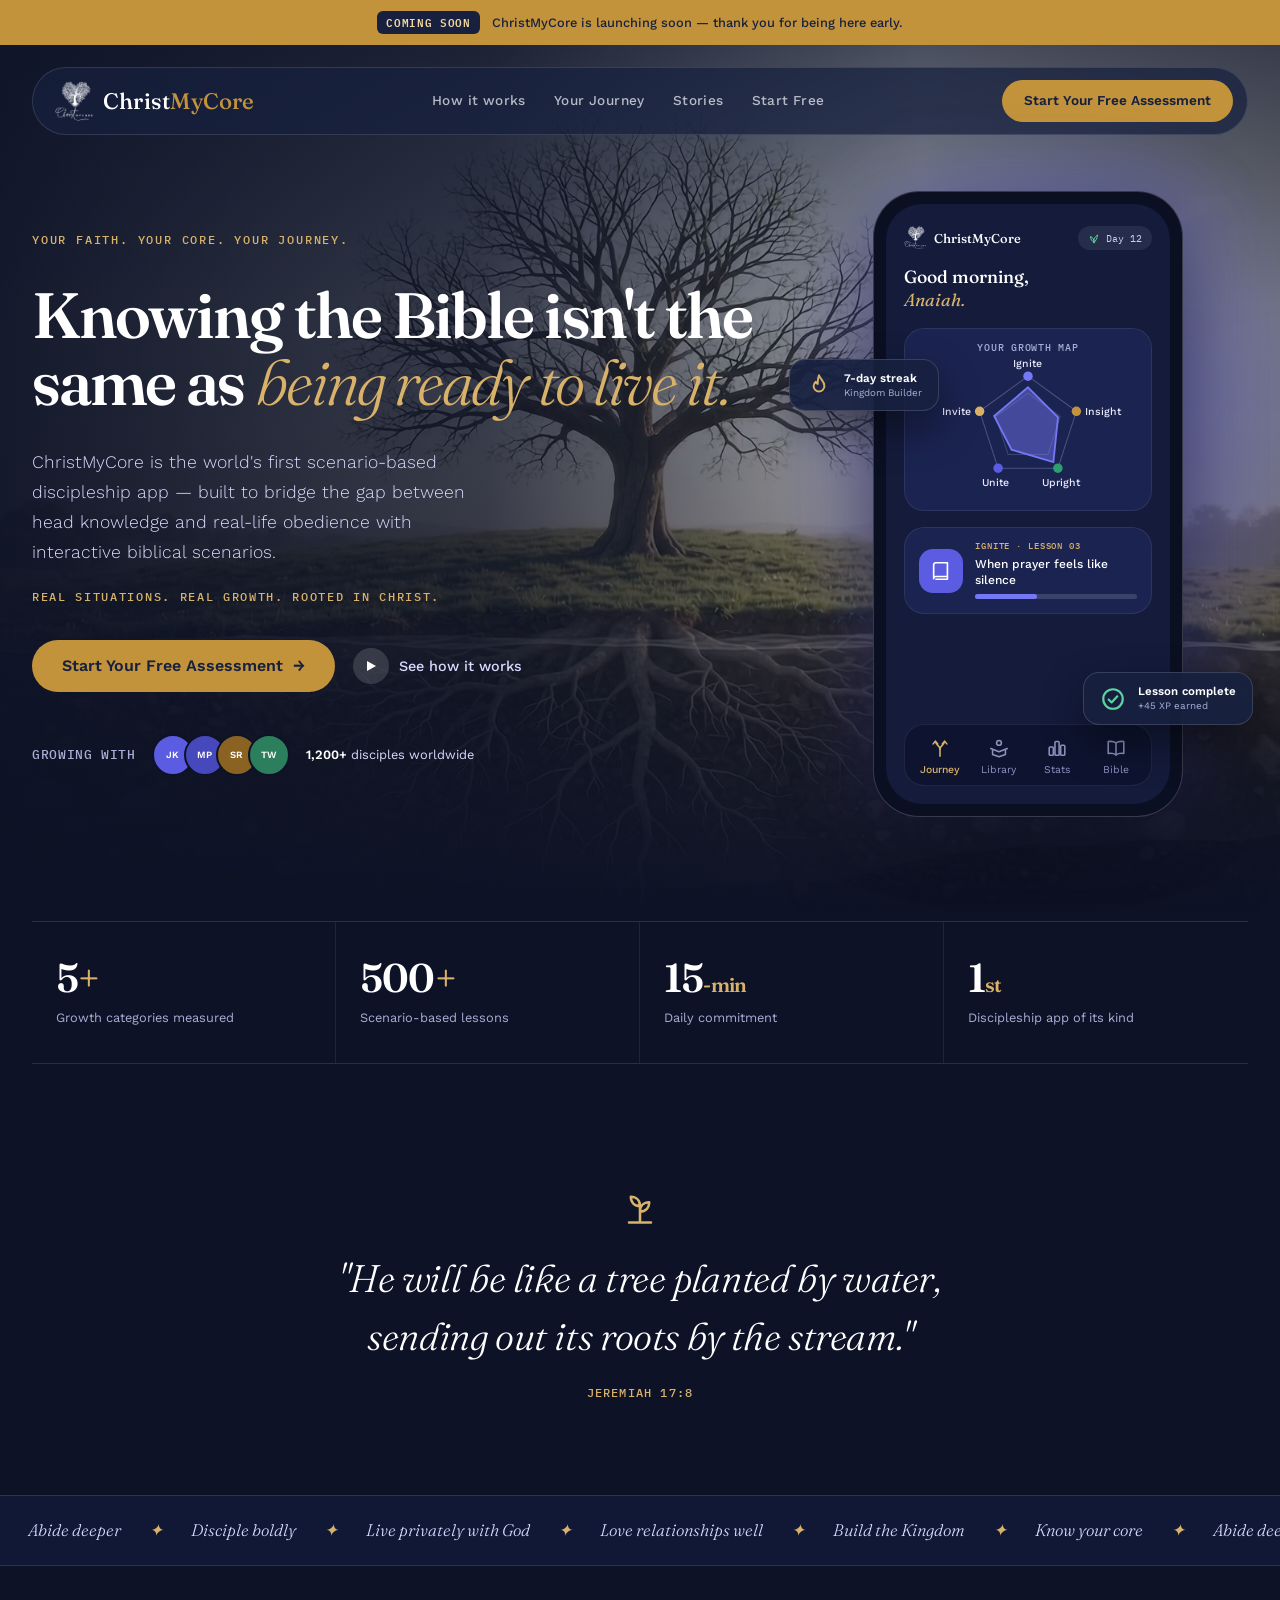
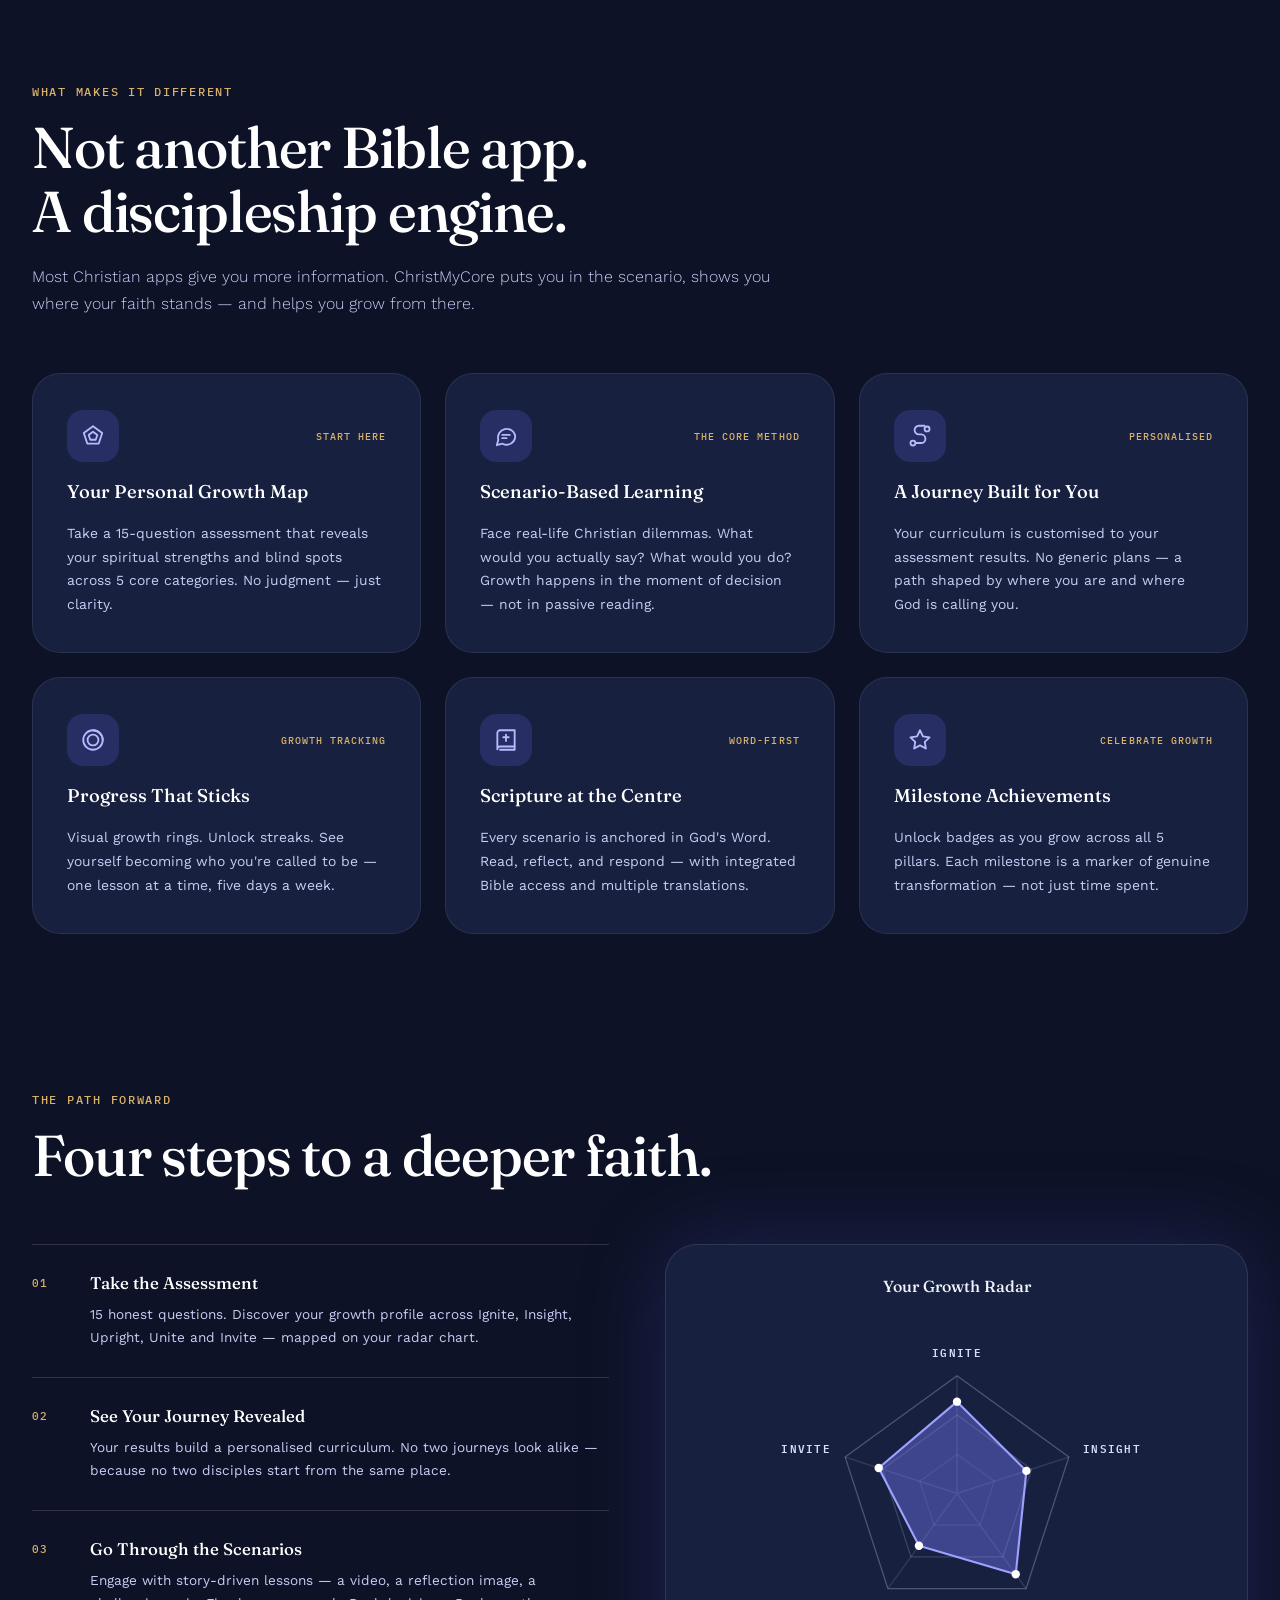
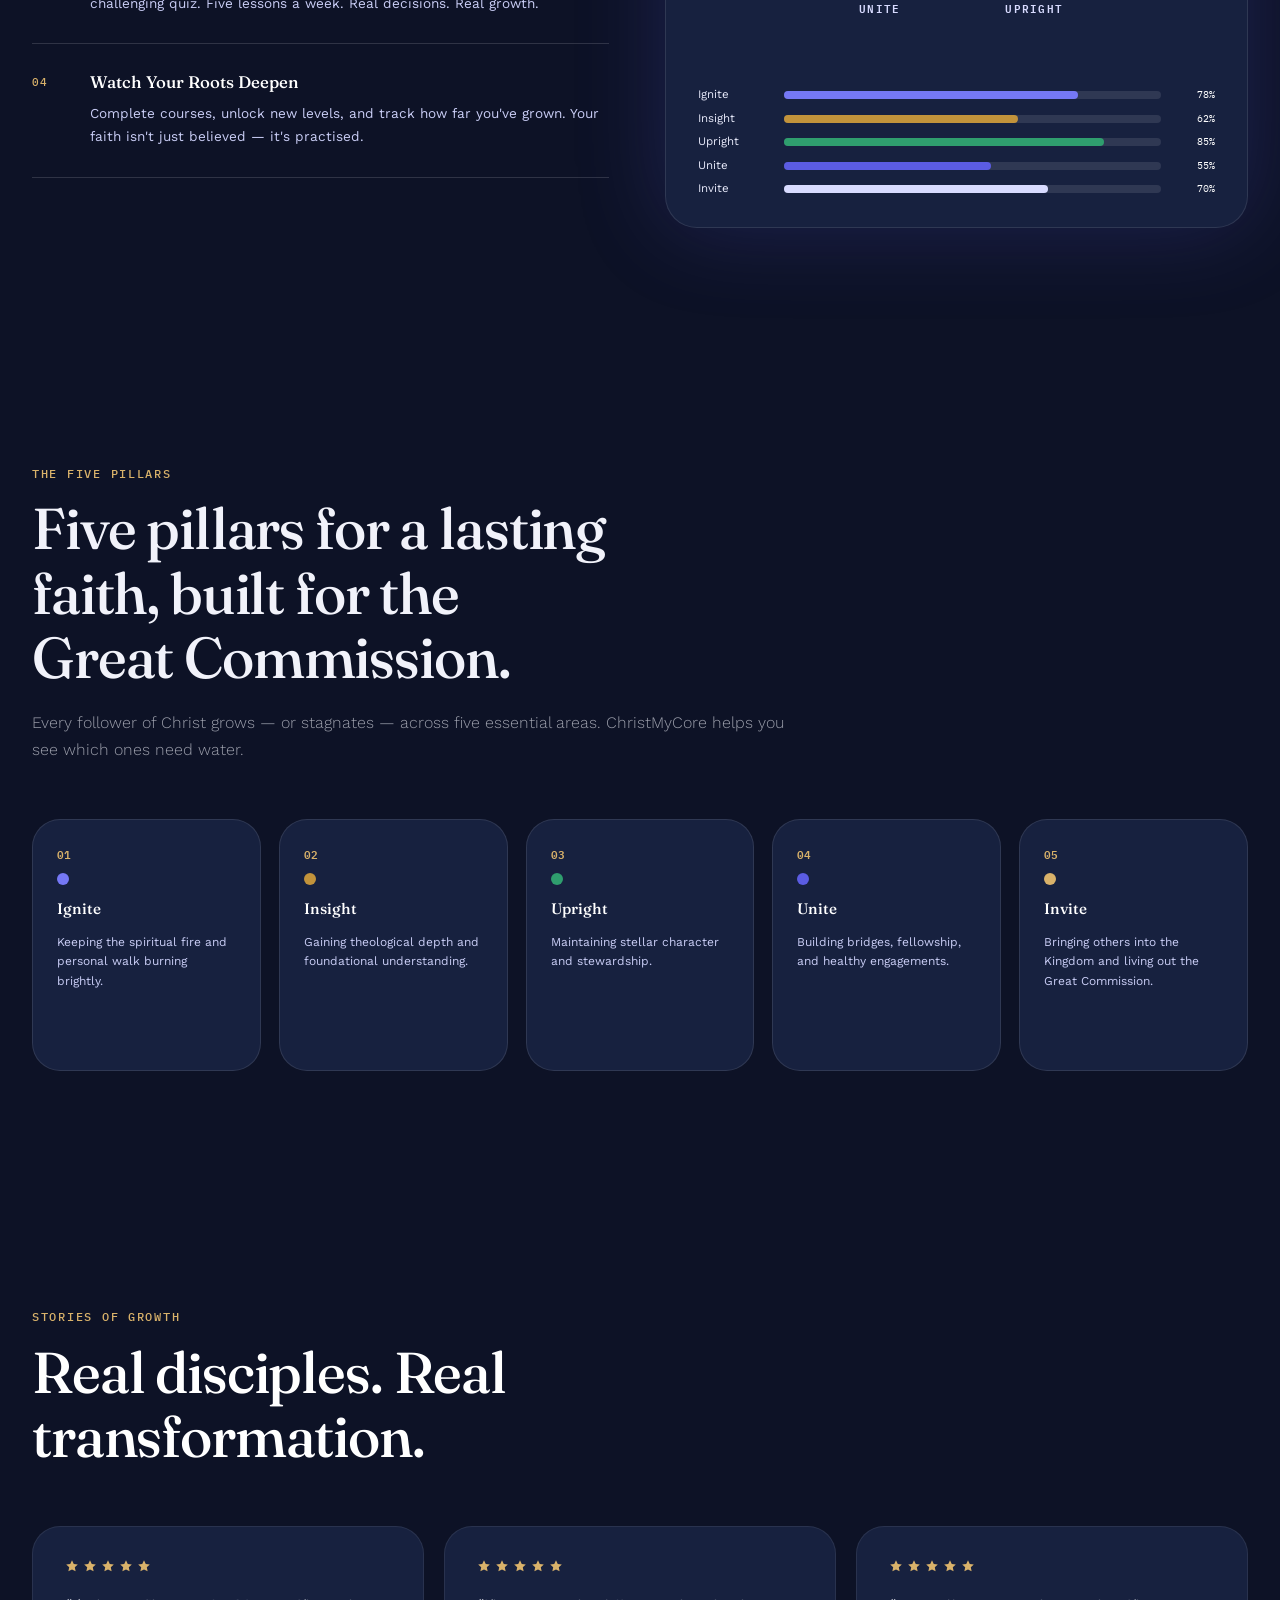
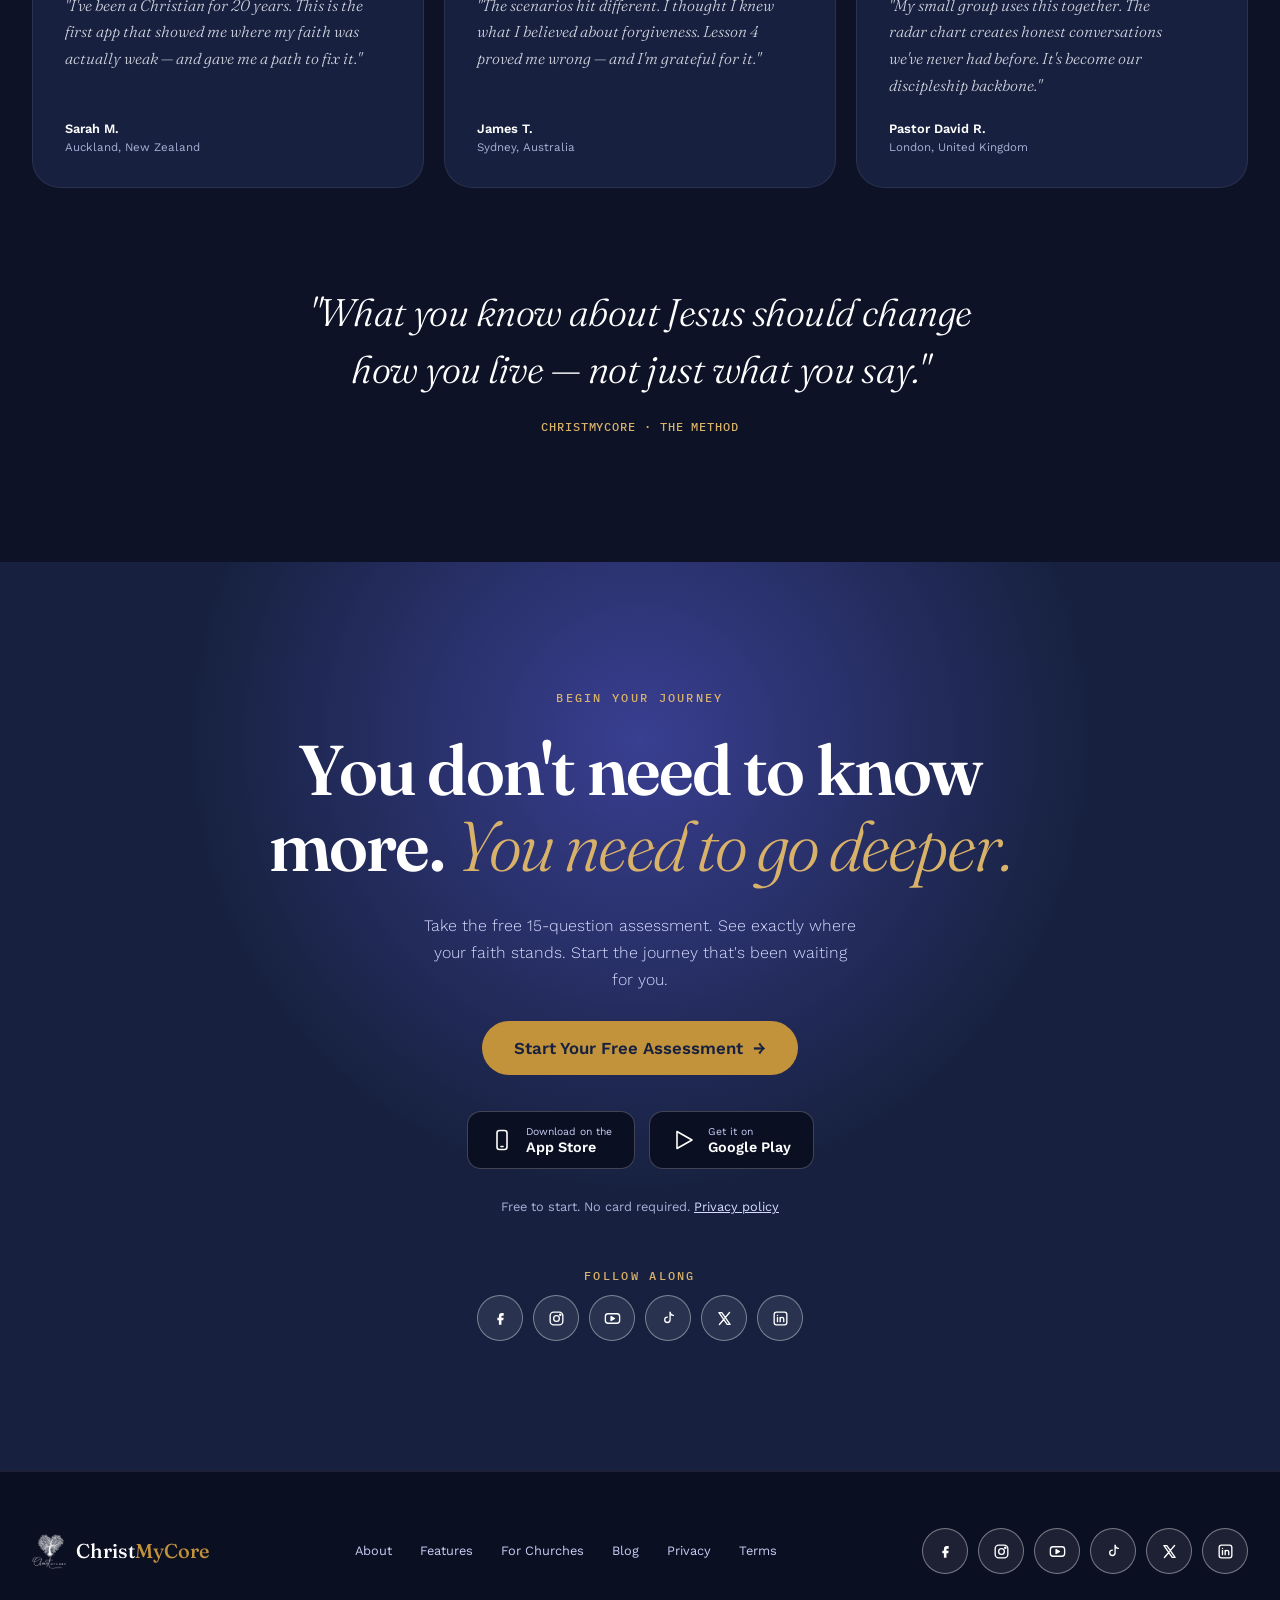
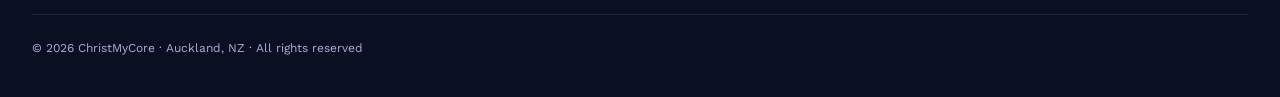
<file: index.html>
<!DOCTYPE html>
<html lang="en">
<head>
<meta charset="UTF-8"/>
<meta name="viewport" content="width=device-width, initial-scale=1.0"/>
<meta name="robots" content="noindex, follow"/>
<meta name="description" content="ChristMyCore — Scenario-based Christian discipleship app, launching soon. Know what you believe. Live like you mean it."/>
<meta property="og:title" content="ChristMyCore — Coming Soon"/>
<meta property="og:description" content="The world's first scenario-based discipleship app for the global church. Launching soon."/>
<meta property="og:url" content="https://www.christmycore.com"/>
<title>ChristMyCore — Grow Deeper. Live Truer.</title>
<link rel="icon" href="assets/images/logo-v2.png"/>
<link rel="preconnect" href="https://fonts.googleapis.com">
<link rel="stylesheet" href="https://fonts.googleapis.com/css2?family=Fraunces:ital,opsz,wght@0,9..144,300;0,9..144,400;0,9..144,500;0,9..144,600;1,9..144,300;1,9..144,400;1,9..144,500&family=IBM+Plex+Mono:wght@400;500;600&family=Work+Sans:wght@300;400;500;600&display=swap">
<style>
body{margin:0;background:#0d1226;color:#E8EAFB;font-family:"Work Sans",system-ui,sans-serif}
a{color:inherit;text-decoration:none}
a:hover{opacity:.86}
@keyframes cmc-scroll{from{transform:translateX(0)}to{transform:translateX(-50%)}}
.cmc-track{display:flex;width:max-content;animation:cmc-scroll 38s linear infinite}
#how article{transition:transform .25s ease,background .25s ease,border-color .25s ease,box-shadow .25s ease;cursor:default}
#how article:hover{transform:translateY(-6px);background:#1e2a58 !important;border-color:rgba(217,178,106,.65) !important;box-shadow:0 22px 50px rgba(0,0,0,.4),0 0 44px rgba(217,178,106,.16)}
#how article:hover > div:first-child > span:first-child{background:rgba(217,178,106,.22) !important}
@media (prefers-reduced-motion:reduce){.cmc-track{animation:none}#how article{transition:none}#how article:hover{transform:none}}

html{scroll-behavior:smooth}
section[id],#top{scroll-margin-top:24px}
@media (max-width:900px){
  .hero-badge{display:none !important}
}
@media (max-width:560px){
  header nav > div{display:none !important}
}

.rp{cursor:pointer;outline:none}
.rp .halo{opacity:0;transform-box:fill-box;transform-origin:center;transform:scale(.4);transition:opacity .25s,transform .25s}
.rp .dot{transform-box:fill-box;transform-origin:center;transition:transform .25s}
.rp.is-active .halo{opacity:1;transform:scale(1.15)}
.rp.is-active .dot{transform:scale(1.9)}
.rp,.rl,.bar-row,.pl-card{transition:opacity .25s,transform .25s,background .25s,border-color .25s,box-shadow .25s}
.rp.is-dim,.rl.is-dim{opacity:.35}
.rl{cursor:pointer}
.rl.is-active{fill:#fff}
.bar-row{padding:7px 10px;margin:-7px -10px;border-radius:12px;cursor:pointer;outline:none}
.bar-row.is-active{background:rgba(255,255,255,.07);box-shadow:inset 0 0 0 1px var(--pc)}
.bar-row.is-active dt{font-weight:600;color:#fff}
.bar-row.is-dim{opacity:.5}
.pl-card{cursor:pointer;outline:none}
.pl-card .pl-dot{transition:transform .25s,box-shadow .25s}
.pl-card.is-active{transform:translateY(-6px);background:#1e2a58 !important;border-color:var(--pc) !important;box-shadow:0 22px 50px rgba(0,0,0,.4),0 0 44px color-mix(in srgb,var(--pc) 38%,transparent)}
.pl-card.is-active .pl-dot{transform:scale(1.6);box-shadow:0 0 0 6px color-mix(in srgb,var(--pc) 30%,transparent)}
.pl-card.is-dim{opacity:.6}
@media (prefers-reduced-motion:reduce){.rp .halo,.rp .dot,.rp,.rl,.bar-row,.pl-card,.pl-card .pl-dot{transition:none}.pl-card.is-active{transform:none}}
</style>
</head>
<body>



<div style="background:#0d1226;overflow:hidden">

<!-- Coming soon banner -->
<div style="background:#C2933B;color:#17213F;display:flex;flex-wrap:wrap;gap:8px 12px;align-items:center;justify-content:center;padding:11px 24px;font:500 12.8px/1.4 'Work Sans',system-ui,sans-serif;text-align:center">
<span style="background:#17213F;color:#F3D9A0;font:600 10.9px/1 'IBM Plex Mono',monospace;letter-spacing:.06em;padding:6px 9px;border-radius:6px">COMING SOON</span>
<span>ChristMyCore is launching soon — thank you for being here early.</span>
</div>

<!-- HERO -->
<section style="position:relative;min-height:860px;overflow:hidden">
<video autoplay muted loop playsinline preload="auto" poster="assets/images/hero-poster.jpg" aria-label="A bare tree on a green hill, its roots spreading deep through the soil beneath" style="position:absolute;inset:0;width:100%;height:100%;object-fit:cover;object-position:50% 38%"><source src="assets/video/hero-loop-v2.mp4" type="video/mp4"></video>
<div style="position:absolute;inset:0;background:linear-gradient(90deg,rgba(13,18,38,.96) 0%,rgba(13,18,38,.80) 38%,rgba(23,33,63,.35) 72%,rgba(13,18,38,.55) 100%)"></div>
<div style="position:absolute;inset:0;background:linear-gradient(180deg,rgba(13,18,38,.55) 0%,rgba(13,18,38,0) 30%,rgba(13,18,38,0) 70%,#0d1226 100%)"></div>
<div style="position:absolute;right:-8%;top:8%;width:620px;height:620px;border-radius:50%;background:radial-gradient(closest-side,rgba(91,92,226,.55),rgba(91,92,226,0))"></div>

<!-- nav -->
<header style="position:relative;max-width:1240px;margin:0 auto;padding:22px 32px 0">
<nav aria-label="Main" style="display:flex;flex-wrap:wrap;align-items:center;justify-content:space-between;gap:16px 24px;padding:12px 14px 12px 22px;border-radius:999px;background:rgba(23,33,63,.72);border:1px solid rgba(255,255,255,.12)">
<a href="#top" style="display:flex;align-items:center;gap:10px;font:500 22.4px/1 'Fraunces',Georgia,serif;letter-spacing:.01em;color:#fff">
<img src="assets/images/logo-v2.png" alt="" style="width:38px;height:40px;object-fit:contain">
<span>Christ<span style="color:#C2933B">MyCore</span></span>
</a>
<div style="display:flex;flex-wrap:wrap;align-items:center;gap:6px 28px;font:500 13.6px/1 'Work Sans',system-ui,sans-serif;letter-spacing:.03em;color:rgba(241,242,250,.72)">
<a href="#how">How it works</a>
<a href="#journey">Your Journey</a>
<a href="#stories">Stories</a>
<a href="#start">Start Free</a>
</div>
<a href="#start" style="display:inline-flex;align-items:center;justify-content:center;min-height:42px;padding:0 22px;border-radius:999px;background:#C2933B;color:#17213F;font:600 13.6px/1 'Work Sans',system-ui,sans-serif">Start Your Free Assessment</a>
</nav>
</header>

<div id="top" style="position:relative;max-width:1240px;margin:0 auto;padding:56px 32px 96px;display:flex;flex-wrap:wrap;align-items:center;gap:56px 40px">

<!-- left copy -->
<div style="flex:1 1 520px;min-width:0;display:flex;flex-direction:column;gap:32px">
<p style="margin:0;font:500 12px/1.4 'IBM Plex Mono',monospace;letter-spacing:.15em;text-transform:uppercase;color:#D9B26A">Your Faith. Your Core. Your Journey.</p>
<h1 style="margin:0;font:600 clamp(40px,5vw,72px)/1.06 'Fraunces',Georgia,serif;letter-spacing:-.03em;color:#fff;text-wrap:balance">Knowing the Bible isn't the same as <em style="font-style:italic;font-weight:300;color:#D9B26A">being ready to live it.</em></h1>
<p style="margin:0;max-width:460px;font:300 17.6px/1.7 'Work Sans',system-ui,sans-serif;color:#D8DBFF;text-wrap:pretty">ChristMyCore is the world's first scenario-based discipleship app — built to bridge the gap between head knowledge and real-life obedience with interactive biblical scenarios.</p>
<p style="margin:-12px 0 0;font:500 12px/1.5 'IBM Plex Mono',monospace;letter-spacing:.14em;text-transform:uppercase;color:#D9B26A">Real situations. Real growth. Rooted in Christ.</p>
<div style="display:flex;flex-wrap:wrap;align-items:center;gap:14px 18px">
<a href="#start" style="display:inline-flex;align-items:center;justify-content:center;gap:10px;min-height:52px;padding:0 30px;border-radius:999px;background:#C2933B;color:#17213F;font:600 16px/1 'Work Sans',system-ui,sans-serif">Start Your Free Assessment <span aria-hidden="true">→</span></a>
<a href="#how" style="display:inline-flex;align-items:center;gap:10px;min-height:56px;color:#D8DBFF;font:500 14.4px/1 'Work Sans',system-ui,sans-serif">
<span aria-hidden="true" style="display:inline-flex;align-items:center;justify-content:center;width:36px;height:36px;border-radius:50%;background:rgba(255,255,255,.14)"><svg width="12" height="12" viewBox="0 0 12 12" aria-hidden="true"><path d="M2 1l9 5-9 5z" fill="#fff"/></svg></span>
See how it works</a>
</div>
<div style="display:flex;flex-wrap:wrap;align-items:center;gap:12px 16px;padding-top:8px">
<span style="font:500 12.8px/1 'IBM Plex Mono',monospace;letter-spacing:.05em;color:#A9AED6">GROWING WITH</span>
<div style="display:flex">
<span style="width:38px;height:38px;border-radius:50%;background:#5B5CE2;border:2px solid #0d1226;display:flex;align-items:center;justify-content:center;font:600 9.6px/1 'Work Sans',sans-serif;color:#fff">JK</span>
<span style="width:38px;height:38px;margin-left:-10px;border-radius:50%;background:#4748BB;border:2px solid #0d1226;display:flex;align-items:center;justify-content:center;font:600 9.6px/1 'Work Sans',sans-serif;color:#fff">MP</span>
<span style="width:38px;height:38px;margin-left:-10px;border-radius:50%;background:#8A6323;border:2px solid #0d1226;display:flex;align-items:center;justify-content:center;font:600 9.6px/1 'Work Sans',sans-serif;color:#fff">SR</span>
<span style="width:38px;height:38px;margin-left:-10px;border-radius:50%;background:#2B7F5C;border:2px solid #0d1226;display:flex;align-items:center;justify-content:center;font:600 9.6px/1 'Work Sans',sans-serif;color:#fff">TW</span>
</div>
<span style="font:400 12.8px/1.3 'Work Sans',system-ui,sans-serif;color:#D8DBFF"><strong style="color:#fff;font-weight:600">1,200+</strong> disciples worldwide</span>
</div>
</div>

<!-- right phone -->
<div style="flex:0 1 440px;min-width:0;display:flex;justify-content:center">
<div style="position:relative;width:310px;max-width:100%">

<div class="hero-badge" style="position:absolute;left:-84px;top:168px;z-index:2;display:flex;align-items:center;gap:12px;padding:12px 16px;border-radius:16px;background:rgba(23,33,63,.92);border:1px solid rgba(255,255,255,.14);box-shadow:0 18px 40px rgba(0,0,0,.4)">
<svg width="26" height="26" viewBox="0 0 24 24" fill="none" stroke="#D9B26A" stroke-width="1.8" stroke-linecap="round" stroke-linejoin="round" aria-hidden="true"><path d="M12 3c1 3.5 5 5.5 5 10a5 5 0 0 1-10 0c0-2 1-3 2-4 .3 1.2 1 1.8 1.8 2C10.6 8 11 5.5 12 3z"/></svg>
<div style="display:flex;flex-direction:column;gap:3px"><span style="font:600 11.5px/1.1 'Work Sans',sans-serif;color:#fff">7-day streak</span><span style="font:400 9.9px/1.1 'Work Sans',sans-serif;color:#A9AED6">Kingdom Builder</span></div>
</div>

<div class="hero-badge" style="position:absolute;right:-70px;bottom:92px;z-index:2;display:flex;align-items:center;gap:12px;padding:12px 16px;border-radius:16px;background:rgba(23,33,63,.92);border:1px solid rgba(255,255,255,.14);box-shadow:0 18px 40px rgba(0,0,0,.4)">
<svg width="26" height="26" viewBox="0 0 24 24" fill="none" stroke="#5FD3A0" stroke-width="2" stroke-linecap="round" stroke-linejoin="round" aria-hidden="true"><circle cx="12" cy="12" r="9"/><path d="M8 12.5l2.7 2.7L16 9.5"/></svg>
<div style="display:flex;flex-direction:column;gap:3px"><span style="font:600 11.5px/1.1 'Work Sans',sans-serif;color:#fff">Lesson complete</span><span style="font:400 9.9px/1.1 'Work Sans',sans-serif;color:#A9AED6">+45 XP earned</span></div>
</div>

<div style="border-radius:46px;padding:12px;background:#0b0f22;border:1px solid rgba(255,255,255,.18);box-shadow:0 40px 90px rgba(0,0,0,.55),0 0 80px rgba(91,92,226,.35)">
<div style="border-radius:36px;background:#141b3b;padding:22px 18px 18px;display:flex;flex-direction:column;gap:16px;min-height:600px;box-sizing:border-box">
<div style="display:flex;align-items:center;justify-content:space-between;gap:8px">
<div style="display:flex;align-items:center;gap:8px"><img src="assets/images/logo-v2.png" alt="" style="width:22px;height:23px;object-fit:contain"><span style="font:500 12.8px/1 'Fraunces',Georgia,serif;color:#fff">ChristMyCore</span></div>
<span style="display:inline-flex;align-items:center;gap:6px;font:400 10.4px/1 'IBM Plex Mono',sans-serif;color:#C9CDF5;background:rgba(255,255,255,.08);padding:6px 10px;border-radius:999px"><svg width="12" height="12" viewBox="0 0 24 24" fill="none" stroke="#5FD3A0" stroke-width="2" stroke-linecap="round" aria-hidden="true"><path d="M12 21c0-7 0-10 7-15-1 8-3 11-7 15zM12 21C12 15 11 12 5 9c0 6 3 9 7 12z"/></svg>Day 12</span>
</div>
<div style="font:500 17.6px/1.3 'Fraunces',Georgia,serif;color:#fff">Good morning,<br><em style="font-style:italic;color:#D9B26A;font-weight:400">Anaiah.</em></div>
<div style="border-radius:20px;background:#1b2350;padding:14px;display:flex;flex-direction:column;align-items:center;gap:6px;border:1px solid rgba(255,255,255,.08)">
<span style="font:500 9.6px/1 'IBM Plex Mono',monospace;letter-spacing:.08em;color:#A9AED6">YOUR GROWTH MAP</span>
<svg viewBox="-90 20 600 380" width="100%" style="display:block;max-width:230px;height:auto" role="img" aria-label="Small growth radar across the five pillars: Ignite, Insight, Upright, Unite, Invite">
<polygon points="210,70 343.2,166.7 292.3,323.3 127.7,323.3 76.8,166.7" fill="none" stroke="rgba(216,219,255,.25)" stroke-width="3"/>
<polygon points="210,116.7 298.7,181.2 264.8,285.5 155.2,285.5 121.3,181.2" fill="none" stroke="rgba(216,219,255,.18)" stroke-width="3"/>
<polygon points="210,100.8 292.6,183.2 279.9,306.3 164.7,272.3 116.8,179.7" fill="rgba(117,120,245,.45)" stroke="#7578F5" stroke-width="5"/>
<circle cx="210" cy="70" r="13" fill="#7578F5"/><circle cx="343.2" cy="166.7" r="13" fill="#C2933B"/><circle cx="292.3" cy="323.3" r="13" fill="#2F9E6E"/><circle cx="127.7" cy="323.3" r="13" fill="#5B5CE2"/><circle cx="76.8" cy="166.7" r="13" fill="#D9B26A"/>
<g font-family="'Work Sans',sans-serif" font-size="29" font-weight="500" fill="#E8EAFB"><text x="210" y="46" text-anchor="middle">Ignite</text><text x="368" y="176" text-anchor="start">Insight</text><text x="300" y="372" text-anchor="middle">Upright</text><text x="120" y="372" text-anchor="middle">Unite</text><text x="52" y="176" text-anchor="end">Invite</text></g>
</svg>
</div>
<div style="border-radius:20px;background:#1b2350;padding:14px;border:1px solid rgba(255,255,255,.08);display:flex;gap:12px;align-items:center">
<div style="flex:none;width:44px;height:44px;border-radius:14px;background:#5B5CE2;display:flex;align-items:center;justify-content:center"><svg width="22" height="22" viewBox="0 0 24 24" fill="none" stroke="#fff" stroke-width="1.8" stroke-linecap="round" stroke-linejoin="round" aria-hidden="true"><path d="M4 5.5A2.5 2.5 0 0 1 6.5 3H19v15H6.5A2.5 2.5 0 0 0 4 20.5v-15zM19 18v3H6.5"/></svg></div>
<div style="display:flex;flex-direction:column;gap:6px;min-width:0">
<span style="font:500 8.8px/1 'IBM Plex Mono',monospace;letter-spacing:.1em;color:#D9B26A">IGNITE · LESSON 03</span>
<span style="font:500 12px/1.3 'Work Sans',system-ui,sans-serif;color:#fff">When prayer feels like silence</span>
<span style="display:block;height:5px;border-radius:3px;background:rgba(255,255,255,.14)"><span style="display:block;width:38%;height:5px;border-radius:3px;background:#7578F5"></span></span>
</div>
</div>
<nav aria-label="App tabs preview" style="margin-top:auto;display:grid;grid-template-columns:repeat(4,minmax(0,1fr));padding:12px 6px 10px;border-radius:20px;background:#0e1430;border:1px solid rgba(255,255,255,.08)">
<span style="display:flex;flex-direction:column;align-items:center;gap:6px;font:500 10.4px/1 'Work Sans',sans-serif;color:#D9B26A"><svg width="22" height="22" viewBox="0 0 24 24" fill="none" stroke="currentColor" stroke-width="1.7" stroke-linecap="round" stroke-linejoin="round" aria-hidden="true"><path d="M12 21v-8"/><path d="M12 13c0-3-4-4-5-8"/><path d="M12 13c0-3 4-4 5-8"/><path d="M4.5 7.5L7 4.5l2.5 3"/><path d="M14.5 7.5L17 4.5l2.5 3"/></svg>Journey</span>
<span style="display:flex;flex-direction:column;align-items:center;gap:6px;font:400 10.4px/1 'Work Sans',sans-serif;color:#8C92BE"><svg width="22" height="22" viewBox="0 0 24 24" fill="none" stroke="currentColor" stroke-width="1.7" stroke-linecap="round" stroke-linejoin="round" aria-hidden="true"><circle cx="12" cy="6.5" r="2.6"/><path d="M3 12.5l9 3.5 9-3.5"/><path d="M5 14.2V19l7 2.5 7-2.5v-4.8"/></svg>Library</span>
<span style="display:flex;flex-direction:column;align-items:center;gap:6px;font:400 10.4px/1 'Work Sans',sans-serif;color:#8C92BE"><svg width="22" height="22" viewBox="0 0 24 24" fill="none" stroke="currentColor" stroke-width="1.7" stroke-linecap="round" stroke-linejoin="round" aria-hidden="true"><rect x="3.5" y="11" width="4.5" height="9" rx="1"/><rect x="9.8" y="5" width="4.5" height="15" rx="1"/><rect x="16" y="9" width="4.5" height="11" rx="1"/></svg>Stats</span>
<span style="display:flex;flex-direction:column;align-items:center;gap:6px;font:400 10.4px/1 'Work Sans',sans-serif;color:#8C92BE"><svg width="22" height="22" viewBox="0 0 24 24" fill="none" stroke="currentColor" stroke-width="1.7" stroke-linecap="round" stroke-linejoin="round" aria-hidden="true"><path d="M12 6.5C10 5 7 4.5 3.5 5v13c3.5-.5 6.5 0 8.5 1.5 2-1.5 5-2 8.5-1.5V5C17 4.5 14 5 12 6.5z"/><path d="M12 6.5v13"/></svg>Bible</span>
</nav>
</div>
</div>
</div>
</div>
</div>
</section>

<!-- STATS -->
<section aria-label="ChristMyCore at a glance" style="max-width:1240px;margin:0 auto;padding:8px 32px 72px">
<div style="display:grid;grid-template-columns:repeat(auto-fit,minmax(min(220px,100%),1fr));gap:0;border-top:1px solid rgba(255,255,255,.12);border-bottom:1px solid rgba(255,255,255,.12)">
<div style="padding:36px 24px;display:flex;flex-direction:column;gap:10px;border-right:1px solid rgba(255,255,255,.08)"><span style="font:600 40px/1 'Fraunces',Georgia,serif;color:#fff;letter-spacing:-.02em">5<span style="color:#D9B26A">+</span></span><span style="font:400 12.8px/1.5 'Work Sans',sans-serif;color:#A9AED6">Growth categories measured</span></div>
<div style="padding:36px 24px;display:flex;flex-direction:column;gap:10px;border-right:1px solid rgba(255,255,255,.08)"><span style="font:600 40px/1 'Fraunces',Georgia,serif;color:#fff;letter-spacing:-.02em">500<span style="color:#D9B26A">+</span></span><span style="font:400 12.8px/1.5 'Work Sans',sans-serif;color:#A9AED6">Scenario-based lessons</span></div>
<div style="padding:36px 24px;display:flex;flex-direction:column;gap:10px;border-right:1px solid rgba(255,255,255,.08)"><span style="font:600 40px/1 'Fraunces',Georgia,serif;color:#fff;letter-spacing:-.02em">15<span style="font-size:20px;color:#D9B26A">-min</span></span><span style="font:400 12.8px/1.5 'Work Sans',sans-serif;color:#A9AED6">Daily commitment</span></div>
<div style="padding:36px 24px;display:flex;flex-direction:column;gap:10px"><span style="font:600 40px/1 'Fraunces',Georgia,serif;color:#fff;letter-spacing:-.02em">1<span style="font-size:20px;color:#D9B26A">st</span></span><span style="font:400 12.8px/1.5 'Work Sans',sans-serif;color:#A9AED6">Discipleship app of its kind</span></div>
</div>
</section>

<!-- SCRIPTURE -->
<section style="padding:48px 32px 96px;text-align:center">
<figure style="margin:0 auto;max-width:880px;display:flex;flex-direction:column;align-items:center;gap:22px">
<svg width="44" height="44" viewBox="0 0 24 24" fill="none" stroke="#D9B26A" stroke-width="1.4" stroke-linecap="round" stroke-linejoin="round" aria-hidden="true"><path d="M12 21v-9M12 12c-3 0-5-2-5-5 3 0 5 2 5 5zM12 15c3 0 5-2 5-5-3 0-5 2-5 5zM6 21h12"/></svg>
<blockquote style="margin:0;font:300 clamp(22.4px,3vw,38.4px)/1.5 'Fraunces',Georgia,serif;font-style:italic;color:#fff;letter-spacing:-.01em;text-wrap:balance">"He will be like a tree planted by water, sending out its roots by the stream."</blockquote>
<figcaption style="font:500 12px/1 'IBM Plex Mono',monospace;letter-spacing:.1em;color:#D9B26A;text-transform:uppercase">Jeremiah 17:8</figcaption>
</figure>
</section>

<!-- MARQUEE -->
<section aria-label="What you will do" style="border-top:1px solid rgba(255,255,255,.12);border-bottom:1px solid rgba(255,255,255,.12);overflow:hidden;background:#111836">
<div class="cmc-track" style="padding:26px 0">
<div style="display:flex;align-items:center;gap:0;flex:none;font:300 16.8px/1 'Fraunces',Georgia,serif;font-style:italic;color:#D8DBFF;white-space:nowrap">
<span style="padding:0 28px">Abide deeper</span><span style="color:#D9B26A" aria-hidden="true">✦</span>
<span style="padding:0 28px">Disciple boldly</span><span style="color:#D9B26A" aria-hidden="true">✦</span>
<span style="padding:0 28px">Live privately with God</span><span style="color:#D9B26A" aria-hidden="true">✦</span>
<span style="padding:0 28px">Love relationships well</span><span style="color:#D9B26A" aria-hidden="true">✦</span>
<span style="padding:0 28px">Build the Kingdom</span><span style="color:#D9B26A" aria-hidden="true">✦</span>
<span style="padding:0 28px">Know your core</span><span style="color:#D9B26A" aria-hidden="true">✦</span>
</div>
<div aria-hidden="true" style="display:flex;align-items:center;gap:0;flex:none;font:300 16.8px/1 'Fraunces',Georgia,serif;font-style:italic;color:#D8DBFF;white-space:nowrap">
<span style="padding:0 28px">Abide deeper</span><span style="color:#D9B26A">✦</span>
<span style="padding:0 28px">Disciple boldly</span><span style="color:#D9B26A">✦</span>
<span style="padding:0 28px">Live privately with God</span><span style="color:#D9B26A">✦</span>
<span style="padding:0 28px">Love relationships well</span><span style="color:#D9B26A">✦</span>
<span style="padding:0 28px">Build the Kingdom</span><span style="color:#D9B26A">✦</span>
<span style="padding:0 28px">Know your core</span><span style="color:#D9B26A">✦</span>
</div>
</div>
</section>

<!-- FEATURES -->
<section id="how" style="max-width:1240px;margin:0 auto;padding:120px 32px 40px">
<div style="display:flex;flex-direction:column;gap:18px;max-width:760px">
<p style="margin:0;font:500 11.5px/1 'IBM Plex Mono',monospace;letter-spacing:.15em;color:#D9B26A">WHAT MAKES IT DIFFERENT</p>
<h2 style="margin:0;font:500 clamp(35.2px,4.5vw,60.8px)/1.12 'Fraunces',Georgia,serif;letter-spacing:-.02em;color:#fff;text-wrap:balance">Not another Bible app. A discipleship engine.</h2>
<p style="margin:0;font:300 16px/1.7 'Work Sans',sans-serif;color:#C9CDF5;text-wrap:pretty">Most Christian apps give you more information. ChristMyCore puts you in the scenario, shows you where your faith stands — and helps you grow from there.</p>
</div>
<div style="margin-top:56px;display:grid;grid-template-columns:repeat(auto-fit,minmax(min(340px,100%),1fr));gap:24px">

<article style="border-radius:28px;padding:36px 34px;background:#17213F;border:1px solid rgba(255,255,255,.08);display:flex;flex-direction:column;gap:18px">
<div style="display:flex;align-items:center;justify-content:space-between;gap:12px"><span style="width:52px;height:52px;border-radius:16px;background:rgba(91,92,226,.22);display:flex;align-items:center;justify-content:center"><svg width="26" height="26" viewBox="0 0 24 24" fill="none" stroke="#B7BAFF" stroke-width="1.7" stroke-linecap="round" stroke-linejoin="round" aria-hidden="true"><polygon points="12,3 20.5,9.2 17.3,19 6.7,19 3.5,9.2"/><polygon points="12,8 16,11 14.5,15.5 9.5,15.5 8,11"/></svg></span><span style="font:500 10.4px/1 'IBM Plex Mono',monospace;letter-spacing:.1em;color:#D9B26A">START HERE</span></div>
<h3 style="margin:0;font:500 18.4px/1.3 'Fraunces',Georgia,serif;color:#fff">Your Personal Growth Map</h3>
<p style="margin:0;font:400 13.9px/1.7 'Work Sans',sans-serif;color:#C9CDF5">Take a 15-question assessment that reveals your spiritual strengths and blind spots across 5 core categories. No judgment — just clarity.</p>
</article>

<article style="border-radius:28px;padding:36px 34px;background:#17213F;border:1px solid rgba(255,255,255,.08);display:flex;flex-direction:column;gap:18px">
<div style="display:flex;align-items:center;justify-content:space-between;gap:12px"><span style="width:52px;height:52px;border-radius:16px;background:rgba(91,92,226,.22);display:flex;align-items:center;justify-content:center"><svg width="26" height="26" viewBox="0 0 24 24" fill="none" stroke="#B7BAFF" stroke-width="1.7" stroke-linecap="round" stroke-linejoin="round" aria-hidden="true"><path d="M20.5 12a8 8 0 0 1-11.7 7.1L3.5 20.5l1.4-5A8 8 0 1 1 20.5 12z"/><path d="M8.5 11h7M8.5 14h4"/></svg></span><span style="font:500 10.4px/1 'IBM Plex Mono',monospace;letter-spacing:.1em;color:#D9B26A">THE CORE METHOD</span></div>
<h3 style="margin:0;font:500 18.4px/1.3 'Fraunces',Georgia,serif;color:#fff">Scenario-Based Learning</h3>
<p style="margin:0;font:400 13.9px/1.7 'Work Sans',sans-serif;color:#C9CDF5">Face real-life Christian dilemmas. What would you actually say? What would you do? Growth happens in the moment of decision — not in passive reading.</p>
</article>

<article style="border-radius:28px;padding:36px 34px;background:#17213F;border:1px solid rgba(255,255,255,.08);display:flex;flex-direction:column;gap:18px">
<div style="display:flex;align-items:center;justify-content:space-between;gap:12px"><span style="width:52px;height:52px;border-radius:16px;background:rgba(91,92,226,.22);display:flex;align-items:center;justify-content:center"><svg width="26" height="26" viewBox="0 0 24 24" fill="none" stroke="#B7BAFF" stroke-width="1.7" stroke-linecap="round" stroke-linejoin="round" aria-hidden="true"><circle cx="5.5" cy="18.5" r="2.3"/><circle cx="18.5" cy="5.5" r="2.3"/><path d="M7.8 18.5H13a4 4 0 0 0 0-8h-2a4 4 0 0 1 0-8h5.2"/></svg></span><span style="font:500 10.4px/1 'IBM Plex Mono',monospace;letter-spacing:.1em;color:#D9B26A">PERSONALISED</span></div>
<h3 style="margin:0;font:500 18.4px/1.3 'Fraunces',Georgia,serif;color:#fff">A Journey Built for You</h3>
<p style="margin:0;font:400 13.9px/1.7 'Work Sans',sans-serif;color:#C9CDF5">Your curriculum is customised to your assessment results. No generic plans — a path shaped by where you are and where God is calling you.</p>
</article>

<article style="border-radius:28px;padding:36px 34px;background:#17213F;border:1px solid rgba(255,255,255,.08);display:flex;flex-direction:column;gap:18px">
<div style="display:flex;align-items:center;justify-content:space-between;gap:12px"><span style="width:52px;height:52px;border-radius:16px;background:rgba(91,92,226,.22);display:flex;align-items:center;justify-content:center"><svg width="26" height="26" viewBox="0 0 24 24" fill="none" stroke="#B7BAFF" stroke-width="1.7" stroke-linecap="round" stroke-linejoin="round" aria-hidden="true"><circle cx="12" cy="12" r="9"/><circle cx="12" cy="12" r="5"/><path d="M12 3a9 9 0 0 1 9 9"/></svg></span><span style="font:500 10.4px/1 'IBM Plex Mono',monospace;letter-spacing:.1em;color:#D9B26A">GROWTH TRACKING</span></div>
<h3 style="margin:0;font:500 18.4px/1.3 'Fraunces',Georgia,serif;color:#fff">Progress That Sticks</h3>
<p style="margin:0;font:400 13.9px/1.7 'Work Sans',sans-serif;color:#C9CDF5">Visual growth rings. Unlock streaks. See yourself becoming who you're called to be — one lesson at a time, five days a week.</p>
</article>

<article style="border-radius:28px;padding:36px 34px;background:#17213F;border:1px solid rgba(255,255,255,.08);display:flex;flex-direction:column;gap:18px">
<div style="display:flex;align-items:center;justify-content:space-between;gap:12px"><span style="width:52px;height:52px;border-radius:16px;background:rgba(91,92,226,.22);display:flex;align-items:center;justify-content:center"><svg width="26" height="26" viewBox="0 0 24 24" fill="none" stroke="#B7BAFF" stroke-width="1.7" stroke-linecap="round" stroke-linejoin="round" aria-hidden="true"><path d="M4 5.5A2.5 2.5 0 0 1 6.5 3H20v15H6.5A2.5 2.5 0 0 0 4 20.5v-15zM20 18v3H6.5M12 7v6M9.5 9.5h5"/></svg></span><span style="font:500 10.4px/1 'IBM Plex Mono',monospace;letter-spacing:.1em;color:#D9B26A">WORD-FIRST</span></div>
<h3 style="margin:0;font:500 18.4px/1.3 'Fraunces',Georgia,serif;color:#fff">Scripture at the Centre</h3>
<p style="margin:0;font:400 13.9px/1.7 'Work Sans',sans-serif;color:#C9CDF5">Every scenario is anchored in God's Word. Read, reflect, and respond — with integrated Bible access and multiple translations.</p>
</article>

<article style="border-radius:28px;padding:36px 34px;background:#17213F;border:1px solid rgba(255,255,255,.08);display:flex;flex-direction:column;gap:18px">
<div style="display:flex;align-items:center;justify-content:space-between;gap:12px"><span style="width:52px;height:52px;border-radius:16px;background:rgba(91,92,226,.22);display:flex;align-items:center;justify-content:center"><svg width="26" height="26" viewBox="0 0 24 24" fill="none" stroke="#B7BAFF" stroke-width="1.7" stroke-linecap="round" stroke-linejoin="round" aria-hidden="true"><path d="M12 3l2.7 5.6 6.1.9-4.4 4.3 1 6.1L12 17l-5.4 2.9 1-6.1L3.2 9.5l6.1-.9z"/></svg></span><span style="font:500 10.4px/1 'IBM Plex Mono',monospace;letter-spacing:.1em;color:#D9B26A">CELEBRATE GROWTH</span></div>
<h3 style="margin:0;font:500 18.4px/1.3 'Fraunces',Georgia,serif;color:#fff">Milestone Achievements</h3>
<p style="margin:0;font:400 13.9px/1.7 'Work Sans',sans-serif;color:#C9CDF5">Unlock badges as you grow across all 5 pillars. Each milestone is a marker of genuine transformation — not just time spent.</p>
</article>

</div>
</section>

<!-- JOURNEY -->
<section id="journey" style="max-width:1240px;margin:0 auto;padding:120px 32px 120px">
<div style="display:flex;flex-direction:column;gap:18px;max-width:760px">
<p style="margin:0;font:500 11.5px/1 'IBM Plex Mono',monospace;letter-spacing:.15em;color:#D9B26A">THE PATH FORWARD</p>
<h2 style="margin:0;font:500 clamp(35.2px,4.5vw,60.8px)/1.12 'Fraunces',Georgia,serif;letter-spacing:-.02em;color:#fff;text-wrap:balance">Four steps to a deeper faith.</h2>
</div>
<div style="margin-top:56px;display:flex;flex-wrap:wrap;gap:48px 56px;align-items:flex-start">

<ol style="flex:1 1 480px;min-width:0;margin:0;padding:0;list-style:none;display:flex;flex-direction:column;gap:0">
<li style="display:flex;gap:24px;padding:28px 0;border-top:1px solid rgba(255,255,255,.14)"><span style="flex:none;width:34px;font:500 11.2px/1.9 'IBM Plex Mono',monospace;letter-spacing:.1em;color:#D9B26A">01</span><div style="display:flex;flex-direction:column;gap:8px"><h3 style="margin:0;font:500 16.8px/1.3 'Fraunces',Georgia,serif;color:#fff">Take the Assessment</h3><p style="margin:0;font:400 13.6px/1.7 'Work Sans',sans-serif;color:#C9CDF5">15 honest questions. Discover your growth profile across Ignite, Insight, Upright, Unite and Invite — mapped on your radar chart.</p></div></li>
<li style="display:flex;gap:24px;padding:28px 0;border-top:1px solid rgba(255,255,255,.14)"><span style="flex:none;width:34px;font:500 11.2px/1.9 'IBM Plex Mono',monospace;letter-spacing:.1em;color:#D9B26A">02</span><div style="display:flex;flex-direction:column;gap:8px"><h3 style="margin:0;font:500 16.8px/1.3 'Fraunces',Georgia,serif;color:#fff">See Your Journey Revealed</h3><p style="margin:0;font:400 13.6px/1.7 'Work Sans',sans-serif;color:#C9CDF5">Your results build a personalised curriculum. No two journeys look alike — because no two disciples start from the same place.</p></div></li>
<li style="display:flex;gap:24px;padding:28px 0;border-top:1px solid rgba(255,255,255,.14)"><span style="flex:none;width:34px;font:500 11.2px/1.9 'IBM Plex Mono',monospace;letter-spacing:.1em;color:#D9B26A">03</span><div style="display:flex;flex-direction:column;gap:8px"><h3 style="margin:0;font:500 16.8px/1.3 'Fraunces',Georgia,serif;color:#fff">Go Through the Scenarios</h3><p style="margin:0;font:400 13.6px/1.7 'Work Sans',sans-serif;color:#C9CDF5">Engage with story-driven lessons — a video, a reflection image, a challenging quiz. Five lessons a week. Real decisions. Real growth.</p></div></li>
<li style="display:flex;gap:24px;padding:28px 0;border-top:1px solid rgba(255,255,255,.14);border-bottom:1px solid rgba(255,255,255,.14)"><span style="flex:none;width:34px;font:500 11.2px/1.9 'IBM Plex Mono',monospace;letter-spacing:.1em;color:#D9B26A">04</span><div style="display:flex;flex-direction:column;gap:8px"><h3 style="margin:0;font:500 16.8px/1.3 'Fraunces',Georgia,serif;color:#fff">Watch Your Roots Deepen</h3><p style="margin:0;font:400 13.6px/1.7 'Work Sans',sans-serif;color:#C9CDF5">Complete courses, unlock new levels, and track how far you've grown. Your faith isn't just believed — it's practised.</p></div></li>
</ol>

<div style="flex:1 1 420px;min-width:0;border-radius:32px;padding:32px;background:#17213F;border:1px solid rgba(255,255,255,.1);box-shadow:0 0 90px rgba(91,92,226,.22);display:flex;flex-direction:column;align-items:center;gap:20px">
<p style="margin:0;font:500 16px/1.2 'Fraunces',Georgia,serif;color:#F1F2FA">Your Growth Radar</p>
<svg viewBox="-40 0 500 420" style="width:100%;max-width:420px;height:auto;overflow:visible" role="img" aria-label="Growth radar: Ignite 78 percent, Insight 62, Upright 85, Unite 55, Invite 70">
<polygon points="210,70 343.2,166.7 292.3,323.3 127.7,323.3 76.8,166.7" fill="none" stroke="rgba(216,219,255,.28)" stroke-width="1.5"/>
<polygon points="210,116.7 298.7,181.2 264.8,285.5 155.2,285.5 121.3,181.2" fill="none" stroke="rgba(216,219,255,.18)" stroke-width="1.5"/>
<polygon points="210,163.3 254.4,195.6 237.4,247.8 182.6,247.8 165.6,195.6" fill="none" stroke="rgba(216,219,255,.12)" stroke-width="1.5"/>
<path d="M210 210V70M210 210L343.2 166.7M210 210L292.3 323.3M210 210L127.7 323.3M210 210L76.8 166.7" stroke="rgba(216,219,255,.14)" stroke-width="1.5"/>
<polygon points="210,100.8 292.6,183.2 279.9,306.3 164.7,272.3 116.8,179.7" fill="rgba(117,120,245,.42)" stroke="#9EA1FF" stroke-width="2.5" stroke-linejoin="round"/>
<g class="rp" data-p="0" tabindex="0" role="button" aria-label="Highlight pillar 1"><circle class="hit" cx="210" cy="100.8" r="18" fill="transparent"/><circle class="halo" cx="210" cy="100.8" r="11" fill="#7578F5" fill-opacity=".45"/><circle class="dot" cx="210" cy="100.8" r="5" fill="#fff"/></g><g class="rp" data-p="1" tabindex="0" role="button" aria-label="Highlight pillar 2"><circle class="hit" cx="292.6" cy="183.2" r="18" fill="transparent"/><circle class="halo" cx="292.6" cy="183.2" r="11" fill="#C2933B" fill-opacity=".45"/><circle class="dot" cx="292.6" cy="183.2" r="5" fill="#fff"/></g><g class="rp" data-p="2" tabindex="0" role="button" aria-label="Highlight pillar 3"><circle class="hit" cx="279.9" cy="306.3" r="18" fill="transparent"/><circle class="halo" cx="279.9" cy="306.3" r="11" fill="#2F9E6E" fill-opacity=".45"/><circle class="dot" cx="279.9" cy="306.3" r="5" fill="#fff"/></g><g class="rp" data-p="3" tabindex="0" role="button" aria-label="Highlight pillar 4"><circle class="hit" cx="164.7" cy="272.3" r="18" fill="transparent"/><circle class="halo" cx="164.7" cy="272.3" r="11" fill="#5B5CE2" fill-opacity=".45"/><circle class="dot" cx="164.7" cy="272.3" r="5" fill="#fff"/></g><g class="rp" data-p="4" tabindex="0" role="button" aria-label="Highlight pillar 5"><circle class="hit" cx="116.8" cy="179.7" r="18" fill="transparent"/><circle class="halo" cx="116.8" cy="179.7" r="11" fill="#D9B26A" fill-opacity=".45"/><circle class="dot" cx="116.8" cy="179.7" r="5" fill="#fff"/></g>
<g font-family="IBM Plex Mono, monospace" font-size="13" font-weight="600" letter-spacing="1.5" fill="#D8DBFF">
<text x="210" y="48" text-anchor="middle" class="rl" data-p="0">IGNITE</text>
<text x="360" y="162" text-anchor="start" class="rl" data-p="1">INSIGHT</text>
<text x="60" y="162" text-anchor="end" class="rl" data-p="4">INVITE</text>
<text x="118" y="352" text-anchor="middle" class="rl" data-p="3">UNITE</text>
<text x="302" y="352" text-anchor="middle" class="rl" data-p="2">UPRIGHT</text>
</g>
</svg>
<dl style="margin:0;width:100%;display:flex;flex-direction:column;gap:12px">
<div class="bar-row" data-p="0" tabindex="0" style="display:flex;align-items:center;gap:14px"><dt style="width:72px;font:400 11.5px/1 'Work Sans',sans-serif;color:#E8EAFB">Ignite</dt><dd style="margin:0;flex:1;height:8px;border-radius:4px;background:rgba(255,255,255,.1)"><span style="display:block;width:78%;height:8px;border-radius:4px;background:#7578F5"></span></dd><dd style="margin:0;width:40px;text-align:right;font:400 9.9px/1 'IBM Plex Mono',monospace;color:#fff">78%</dd></div>
<div class="bar-row" data-p="1" tabindex="0" style="display:flex;align-items:center;gap:14px"><dt style="width:72px;font:400 11.5px/1 'Work Sans',sans-serif;color:#E8EAFB">Insight</dt><dd style="margin:0;flex:1;height:8px;border-radius:4px;background:rgba(255,255,255,.1)"><span style="display:block;width:62%;height:8px;border-radius:4px;background:#C2933B"></span></dd><dd style="margin:0;width:40px;text-align:right;font:400 9.9px/1 'IBM Plex Mono',monospace;color:#fff">62%</dd></div>
<div class="bar-row" data-p="2" tabindex="0" style="display:flex;align-items:center;gap:14px"><dt style="width:72px;font:400 11.5px/1 'Work Sans',sans-serif;color:#E8EAFB">Upright</dt><dd style="margin:0;flex:1;height:8px;border-radius:4px;background:rgba(255,255,255,.1)"><span style="display:block;width:85%;height:8px;border-radius:4px;background:#2F9E6E"></span></dd><dd style="margin:0;width:40px;text-align:right;font:400 9.9px/1 'IBM Plex Mono',monospace;color:#fff">85%</dd></div>
<div class="bar-row" data-p="3" tabindex="0" style="display:flex;align-items:center;gap:14px"><dt style="width:72px;font:400 11.5px/1 'Work Sans',sans-serif;color:#E8EAFB">Unite</dt><dd style="margin:0;flex:1;height:8px;border-radius:4px;background:rgba(255,255,255,.1)"><span style="display:block;width:55%;height:8px;border-radius:4px;background:#5B5CE2"></span></dd><dd style="margin:0;width:40px;text-align:right;font:400 9.9px/1 'IBM Plex Mono',monospace;color:#fff">55%</dd></div>
<div class="bar-row" data-p="4" tabindex="0" style="display:flex;align-items:center;gap:14px"><dt style="width:72px;font:400 11.5px/1 'Work Sans',sans-serif;color:#E8EAFB">Invite</dt><dd style="margin:0;flex:1;height:8px;border-radius:4px;background:rgba(255,255,255,.1)"><span style="display:block;width:70%;height:8px;border-radius:4px;background:#D8DBFF"></span></dd><dd style="margin:0;width:40px;text-align:right;font:400 9.9px/1 'IBM Plex Mono',monospace;color:#fff">70%</dd></div>
</dl>
</div>
</div>
</section>

<!-- PILLARS (dark) -->
<section style="color:#F1F2FA">
<div style="max-width:1240px;margin:0 auto;padding:120px 32px">
<div style="display:flex;flex-direction:column;gap:18px;max-width:760px">
<p style="margin:0;font:500 11.5px/1 'IBM Plex Mono',monospace;letter-spacing:.15em;color:#D9B26A">THE FIVE PILLARS</p>
<h2 style="margin:0;font:500 clamp(35.2px,4.5vw,60.8px)/1.12 'Fraunces',Georgia,serif;letter-spacing:-.02em;color:#F1F2FA;text-wrap:balance">Five pillars for a lasting faith, built for the Great Commission.</h2>
<p style="margin:0;font:300 16px/1.7 'Work Sans',sans-serif;color:rgba(241,242,250,.62);text-wrap:pretty">Every follower of Christ grows — or stagnates — across five essential areas. ChristMyCore helps you see which ones need water.</p>
</div>
<div style="margin-top:56px;display:grid;grid-template-columns:repeat(auto-fit,minmax(min(190px,100%),1fr));gap:18px">
<article class="pl-card" data-p="0" tabindex="0" style="border-radius:28px;padding:28px 24px 32px;background:#17213F;border:1px solid rgba(255,255,255,.10);display:flex;flex-direction:column;gap:14px;min-height:190px">
<span style="font:500 11.2px/1 'IBM Plex Mono',monospace;color:#D9B26A;font-weight:600">01</span>
<span class="pl-dot" style="width:12px;height:12px;border-radius:50%;background:#7578F5"></span>
<h3 style="margin:0;font:500 15.2px/1.3 'Fraunces',Georgia,serif;color:#fff">Ignite</h3>
<p style="margin:0;font:400 12px/1.6 'Work Sans',sans-serif;color:#C9CDF5">Keeping the spiritual fire and personal walk burning brightly.</p>
</article>
<article class="pl-card" data-p="1" tabindex="0" style="border-radius:28px;padding:28px 24px 32px;background:#17213F;border:1px solid rgba(255,255,255,.10);display:flex;flex-direction:column;gap:14px;min-height:190px">
<span style="font:500 11.2px/1 'IBM Plex Mono',monospace;color:#D9B26A;font-weight:600">02</span>
<span class="pl-dot" style="width:12px;height:12px;border-radius:50%;background:#C2933B"></span>
<h3 style="margin:0;font:500 15.2px/1.3 'Fraunces',Georgia,serif;color:#fff">Insight</h3>
<p style="margin:0;font:400 12px/1.6 'Work Sans',sans-serif;color:#C9CDF5">Gaining theological depth and foundational understanding.</p>
</article>
<article class="pl-card" data-p="2" tabindex="0" style="border-radius:28px;padding:28px 24px 32px;background:#17213F;border:1px solid rgba(255,255,255,.10);display:flex;flex-direction:column;gap:14px;min-height:190px">
<span style="font:500 11.2px/1 'IBM Plex Mono',monospace;color:#D9B26A;font-weight:600">03</span>
<span class="pl-dot" style="width:12px;height:12px;border-radius:50%;background:#2F9E6E"></span>
<h3 style="margin:0;font:500 15.2px/1.3 'Fraunces',Georgia,serif;color:#fff">Upright</h3>
<p style="margin:0;font:400 12px/1.6 'Work Sans',sans-serif;color:#C9CDF5">Maintaining stellar character and stewardship.</p>
</article>
<article class="pl-card" data-p="3" tabindex="0" style="border-radius:28px;padding:28px 24px 32px;background:#17213F;border:1px solid rgba(255,255,255,.10);display:flex;flex-direction:column;gap:14px;min-height:190px">
<span style="font:500 11.2px/1 'IBM Plex Mono',monospace;color:#D9B26A;font-weight:600">04</span>
<span class="pl-dot" style="width:12px;height:12px;border-radius:50%;background:#5B5CE2"></span>
<h3 style="margin:0;font:500 15.2px/1.3 'Fraunces',Georgia,serif;color:#fff">Unite</h3>
<p style="margin:0;font:400 12px/1.6 'Work Sans',sans-serif;color:#C9CDF5">Building bridges, fellowship, and healthy engagements.</p>
</article>
<article class="pl-card" data-p="4" tabindex="0" style="border-radius:28px;padding:28px 24px 32px;background:#17213F;border:1px solid rgba(255,255,255,.10);display:flex;flex-direction:column;gap:14px;min-height:190px">
<span style="font:500 11.2px/1 'IBM Plex Mono',monospace;color:#D9B26A;font-weight:600">05</span>
<span class="pl-dot" style="width:12px;height:12px;border-radius:50%;background:#D9B26A"></span>
<h3 style="margin:0;font:500 15.2px/1.3 'Fraunces',Georgia,serif;color:#fff">Invite</h3>
<p style="margin:0;font:400 12px/1.6 'Work Sans',sans-serif;color:#C9CDF5">Bringing others into the Kingdom and living out the Great Commission.</p>
</article>
</div>
</div>
</section>

<!-- STORIES -->
<section id="stories" style="max-width:1240px;margin:0 auto;padding:120px 32px 130px">
<div style="display:flex;flex-direction:column;gap:18px;max-width:760px">
<p style="margin:0;font:500 11.5px/1 'IBM Plex Mono',monospace;letter-spacing:.15em;color:#D9B26A">STORIES OF GROWTH</p>
<h2 style="margin:0;font:500 clamp(35.2px,4.5vw,60.8px)/1.12 'Fraunces',Georgia,serif;letter-spacing:-.02em;color:#fff;text-wrap:balance">Real disciples. Real transformation.</h2>
</div>
<div style="margin-top:56px;display:grid;grid-template-columns:repeat(auto-fit,minmax(min(340px,100%),1fr));gap:20px">

<figure style="margin:0;border-radius:28px;padding:32px;background:#17213F;border:1px solid rgba(255,255,255,.08);display:flex;flex-direction:column;gap:22px;justify-content:space-between">
<div style="display:flex;flex-direction:column;gap:20px">
<div role="img" aria-label="5 out of 5 stars" style="display:flex;gap:4px"><svg width="14" height="14" viewBox="0 0 24 24" fill="#D9B26A" aria-hidden="true"><path d="M12 2l3 6.5 7 .9-5.2 4.8 1.4 7L12 17.8 5.8 21.2l1.4-7L2 9.4l7-.9z"/></svg><svg width="14" height="14" viewBox="0 0 24 24" fill="#D9B26A" aria-hidden="true"><path d="M12 2l3 6.5 7 .9-5.2 4.8 1.4 7L12 17.8 5.8 21.2l1.4-7L2 9.4l7-.9z"/></svg><svg width="14" height="14" viewBox="0 0 24 24" fill="#D9B26A" aria-hidden="true"><path d="M12 2l3 6.5 7 .9-5.2 4.8 1.4 7L12 17.8 5.8 21.2l1.4-7L2 9.4l7-.9z"/></svg><svg width="14" height="14" viewBox="0 0 24 24" fill="#D9B26A" aria-hidden="true"><path d="M12 2l3 6.5 7 .9-5.2 4.8 1.4 7L12 17.8 5.8 21.2l1.4-7L2 9.4l7-.9z"/></svg><svg width="14" height="14" viewBox="0 0 24 24" fill="#D9B26A" aria-hidden="true"><path d="M12 2l3 6.5 7 .9-5.2 4.8 1.4 7L12 17.8 5.8 21.2l1.4-7L2 9.4l7-.9z"/></svg></div>
<blockquote style="margin:0;font:300 15.7px/1.7 'Fraunces',Georgia,serif;font-style:italic;color:rgba(241,242,250,.85);text-wrap:pretty">"I've been a Christian for 20 years. This is the first app that showed me where my faith was actually weak — and gave me a path to fix it."</blockquote>
</div>
<figcaption style="display:flex;flex-direction:column;gap:4px"><span style="font:600 12.8px/1.2 'Work Sans',sans-serif;color:#fff">Sarah M.</span><span style="font:400 11.5px/1.2 'Work Sans',sans-serif;color:#A9AED6">Auckland, New Zealand</span></figcaption>
</figure>

<figure style="margin:0;border-radius:28px;padding:32px;background:#17213F;border:1px solid rgba(255,255,255,.08);display:flex;flex-direction:column;gap:22px;justify-content:space-between">
<div style="display:flex;flex-direction:column;gap:20px">
<div role="img" aria-label="5 out of 5 stars" style="display:flex;gap:4px"><svg width="14" height="14" viewBox="0 0 24 24" fill="#D9B26A" aria-hidden="true"><path d="M12 2l3 6.5 7 .9-5.2 4.8 1.4 7L12 17.8 5.8 21.2l1.4-7L2 9.4l7-.9z"/></svg><svg width="14" height="14" viewBox="0 0 24 24" fill="#D9B26A" aria-hidden="true"><path d="M12 2l3 6.5 7 .9-5.2 4.8 1.4 7L12 17.8 5.8 21.2l1.4-7L2 9.4l7-.9z"/></svg><svg width="14" height="14" viewBox="0 0 24 24" fill="#D9B26A" aria-hidden="true"><path d="M12 2l3 6.5 7 .9-5.2 4.8 1.4 7L12 17.8 5.8 21.2l1.4-7L2 9.4l7-.9z"/></svg><svg width="14" height="14" viewBox="0 0 24 24" fill="#D9B26A" aria-hidden="true"><path d="M12 2l3 6.5 7 .9-5.2 4.8 1.4 7L12 17.8 5.8 21.2l1.4-7L2 9.4l7-.9z"/></svg><svg width="14" height="14" viewBox="0 0 24 24" fill="#D9B26A" aria-hidden="true"><path d="M12 2l3 6.5 7 .9-5.2 4.8 1.4 7L12 17.8 5.8 21.2l1.4-7L2 9.4l7-.9z"/></svg></div>
<blockquote style="margin:0;font:300 15.7px/1.7 'Fraunces',Georgia,serif;font-style:italic;color:rgba(241,242,250,.85);text-wrap:pretty">"The scenarios hit different. I thought I knew what I believed about forgiveness. Lesson 4 proved me wrong — and I'm grateful for it."</blockquote>
</div>
<figcaption style="display:flex;flex-direction:column;gap:4px"><span style="font:600 12.8px/1.2 'Work Sans',sans-serif;color:#fff">James T.</span><span style="font:400 11.5px/1.2 'Work Sans',sans-serif;color:#A9AED6">Sydney, Australia</span></figcaption>
</figure>

<figure style="margin:0;border-radius:28px;padding:32px;background:#17213F;border:1px solid rgba(255,255,255,.08);display:flex;flex-direction:column;gap:22px;justify-content:space-between">
<div style="display:flex;flex-direction:column;gap:20px">
<div role="img" aria-label="5 out of 5 stars" style="display:flex;gap:4px"><svg width="14" height="14" viewBox="0 0 24 24" fill="#D9B26A" aria-hidden="true"><path d="M12 2l3 6.5 7 .9-5.2 4.8 1.4 7L12 17.8 5.8 21.2l1.4-7L2 9.4l7-.9z"/></svg><svg width="14" height="14" viewBox="0 0 24 24" fill="#D9B26A" aria-hidden="true"><path d="M12 2l3 6.5 7 .9-5.2 4.8 1.4 7L12 17.8 5.8 21.2l1.4-7L2 9.4l7-.9z"/></svg><svg width="14" height="14" viewBox="0 0 24 24" fill="#D9B26A" aria-hidden="true"><path d="M12 2l3 6.5 7 .9-5.2 4.8 1.4 7L12 17.8 5.8 21.2l1.4-7L2 9.4l7-.9z"/></svg><svg width="14" height="14" viewBox="0 0 24 24" fill="#D9B26A" aria-hidden="true"><path d="M12 2l3 6.5 7 .9-5.2 4.8 1.4 7L12 17.8 5.8 21.2l1.4-7L2 9.4l7-.9z"/></svg><svg width="14" height="14" viewBox="0 0 24 24" fill="#D9B26A" aria-hidden="true"><path d="M12 2l3 6.5 7 .9-5.2 4.8 1.4 7L12 17.8 5.8 21.2l1.4-7L2 9.4l7-.9z"/></svg></div>
<blockquote style="margin:0;font:300 15.7px/1.7 'Fraunces',Georgia,serif;font-style:italic;color:rgba(241,242,250,.85);text-wrap:pretty">"My small group uses this together. The radar chart creates honest conversations we've never had before. It's become our discipleship backbone."</blockquote>
</div>
<figcaption style="display:flex;flex-direction:column;gap:4px"><span style="font:600 12.8px/1.2 'Work Sans',sans-serif;color:#fff">Pastor David R.</span><span style="font:400 11.5px/1.2 'Work Sans',sans-serif;color:#A9AED6">London, United Kingdom</span></figcaption>
</figure>

</div>
<figure style="margin:96px auto 0;max-width:920px;text-align:center;display:flex;flex-direction:column;align-items:center;gap:22px">
<blockquote style="margin:0;font:300 clamp(22.4px,3vw,38.4px)/1.5 'Fraunces',Georgia,serif;font-style:italic;color:#fff;letter-spacing:-.015em;text-wrap:balance">"What you know about Jesus should change how you live — not just what you say."</blockquote>
<figcaption style="font:500 11.5px/1 'IBM Plex Mono',monospace;letter-spacing:.08em;color:#D9B26A;text-transform:uppercase">ChristMyCore · The Method</figcaption>
</figure>
</section>

<!-- FINAL CTA -->
<section id="start" style="position:relative;overflow:hidden;background:#17213F">
<div style="position:absolute;left:50%;top:-30%;width:900px;height:900px;margin-left:-450px;border-radius:50%;background:radial-gradient(closest-side,rgba(91,92,226,.5),rgba(91,92,226,0))"></div>
<div style="position:relative;max-width:900px;margin:0 auto;padding:130px 32px;text-align:center;display:flex;flex-direction:column;align-items:center;gap:28px">
<p style="margin:0;font:500 11.5px/1 'IBM Plex Mono',monospace;letter-spacing:.2em;color:#D9B26A">BEGIN YOUR JOURNEY</p>
<h2 style="margin:0;font:600 clamp(38.4px,5.5vw,73.6px)/1.08 'Fraunces',Georgia,serif;letter-spacing:-.025em;color:#fff;text-wrap:balance">You don't need to know more. <em style="font-style:italic;font-weight:300;color:#D9B26A">You need to go deeper.</em></h2>
<p style="margin:0;max-width:440px;font:300 16px/1.7 'Work Sans',sans-serif;color:#D8DBFF;text-wrap:pretty">Take the free 15-question assessment. See exactly where your faith stands. Start the journey that's been waiting for you.</p>
<div style="display:flex;flex-wrap:wrap;justify-content:center;gap:14px 16px">
<a href="#start" style="display:inline-flex;align-items:center;justify-content:center;gap:10px;min-height:54px;padding:0 32px;border-radius:999px;background:#C2933B;color:#17213F;font:600 16.8px/1 'Work Sans',system-ui,sans-serif">Start Your Free Assessment <span aria-hidden="true">→</span></a>
</div>
<div style="display:flex;flex-wrap:wrap;justify-content:center;gap:12px 14px;margin-top:8px">
<a href="#start" style="display:inline-flex;align-items:center;gap:12px;min-height:56px;padding:0 22px;border-radius:14px;background:#0b0f22;border:1px solid rgba(255,255,255,.22);color:#fff">
<svg width="24" height="24" viewBox="0 0 24 24" fill="none" stroke="#fff" stroke-width="1.6" stroke-linecap="round" stroke-linejoin="round" aria-hidden="true"><rect x="7" y="2.5" width="10" height="19" rx="2.5"/><path d="M11 18.5h2"/></svg>
<span style="display:flex;flex-direction:column;gap:3px;text-align:left"><span style="font:400 10.4px/1 'Work Sans',sans-serif;color:#C9CDF5">Download on the</span><span style="font:600 14.4px/1 'Work Sans',sans-serif">App Store</span></span>
</a>
<a href="#start" style="display:inline-flex;align-items:center;gap:12px;min-height:56px;padding:0 22px;border-radius:14px;background:#0b0f22;border:1px solid rgba(255,255,255,.22);color:#fff">
<svg width="24" height="24" viewBox="0 0 24 24" fill="none" stroke="#fff" stroke-width="1.6" stroke-linejoin="round" aria-hidden="true"><path d="M5 3.5v17l15-8.5z"/></svg>
<span style="display:flex;flex-direction:column;gap:3px;text-align:left"><span style="font:400 10.4px/1 'Work Sans',sans-serif;color:#C9CDF5">Get it on</span><span style="font:600 14.4px/1 'Work Sans',sans-serif">Google Play</span></span>
</a>
</div>
<p style="margin:0;font:400 12.8px/1.6 'Work Sans',sans-serif;color:#A9AED6">Free to start. No card required. <a href="#" style="text-decoration:underline;color:#D8DBFF">Privacy policy</a></p>
<div style="display:flex;flex-direction:column;align-items:center;gap:14px;margin-top:24px"><p style="margin:0;font:500 11.5px/1 'IBM Plex Mono',monospace;letter-spacing:.2em;color:#D9B26A">FOLLOW ALONG</p>
<nav aria-label="Follow ChristMyCore" style="display:flex;flex-wrap:wrap;justify-content:center;gap:10px">
<a href="#" aria-label="ChristMyCore on Facebook" style="display:inline-flex;align-items:center;justify-content:center;width:44px;height:44px;border-radius:50%;border:1px solid rgba(255,255,255,.4);background:rgba(255,255,255,.08);color:#fff"><svg width="19" height="19" viewBox="0 0 24 24" fill="currentColor" aria-hidden="true"><path d="M14 8.5h2V5.2h-2.4C11.3 5.2 10 6.6 10 8.9V11H8v3.2h2V20h3.2v-5.8h2.3l.5-3.2h-2.8V9.2c0-.5.3-.7.8-.7z"/></svg></a>
<a href="#" aria-label="ChristMyCore on Instagram" style="display:inline-flex;align-items:center;justify-content:center;width:44px;height:44px;border-radius:50%;border:1px solid rgba(255,255,255,.4);background:rgba(255,255,255,.08);color:#fff"><svg width="19" height="19" viewBox="0 0 24 24" fill="none" stroke="currentColor" stroke-width="1.7" stroke-linecap="round" stroke-linejoin="round" aria-hidden="true"><rect x="4" y="4" width="16" height="16" rx="4.5"/><circle cx="12" cy="12" r="3.6"/><circle cx="16.8" cy="7.2" r=".8" fill="currentColor"/></svg></a>
<a href="#" aria-label="ChristMyCore on YouTube" style="display:inline-flex;align-items:center;justify-content:center;width:44px;height:44px;border-radius:50%;border:1px solid rgba(255,255,255,.4);background:rgba(255,255,255,.08);color:#fff"><svg width="19" height="19" viewBox="0 0 24 24" fill="none" stroke="currentColor" stroke-width="1.7" stroke-linecap="round" stroke-linejoin="round" aria-hidden="true"><rect x="3" y="6" width="18" height="12" rx="3.5"/><path d="M10.2 9.5v5l4.3-2.5z" fill="currentColor"/></svg></a>
<a href="#" aria-label="ChristMyCore on TikTok" style="display:inline-flex;align-items:center;justify-content:center;width:44px;height:44px;border-radius:50%;border:1px solid rgba(255,255,255,.4);background:rgba(255,255,255,.08);color:#fff"><svg width="19" height="19" viewBox="0 0 24 24" fill="none" stroke="currentColor" stroke-width="1.7" stroke-linecap="round" stroke-linejoin="round" aria-hidden="true"><path d="M14 4v9.6a3.4 3.4 0 1 1-3.4-3.4M14 4c.2 2.3 1.9 4 4.2 4.1"/></svg></a>
<a href="#" aria-label="ChristMyCore on X" style="display:inline-flex;align-items:center;justify-content:center;width:44px;height:44px;border-radius:50%;border:1px solid rgba(255,255,255,.4);background:rgba(255,255,255,.08);color:#fff"><svg width="19" height="19" viewBox="0 0 24 24" fill="none" stroke="currentColor" stroke-width="1.7" stroke-linecap="round" stroke-linejoin="round" aria-hidden="true"><path d="M5 4.5h3.6l10.4 15h-3.6zM18.4 4.5l-5.8 6.7M5.6 19.5l5.9-6.8"/></svg></a>
<a href="#" aria-label="ChristMyCore on LinkedIn" style="display:inline-flex;align-items:center;justify-content:center;width:44px;height:44px;border-radius:50%;border:1px solid rgba(255,255,255,.4);background:rgba(255,255,255,.08);color:#fff"><svg width="19" height="19" viewBox="0 0 24 24" fill="none" stroke="currentColor" stroke-width="1.7" stroke-linecap="round" stroke-linejoin="round" aria-hidden="true"><rect x="4" y="4" width="16" height="16" rx="3"/><path d="M8.2 10.5V16M8.2 8v.1M11.6 16v-5.5M11.6 13c0-1.5 1-2.5 2.3-2.5s2.2 1 2.2 2.5V16"/></svg></a>
</nav></div>
</div>
</section>

<!-- FOOTER -->
<footer style="background:#0b0f22;border-top:1px solid rgba(255,255,255,.08)">
<div style="max-width:1240px;margin:0 auto;padding:56px 32px 40px;display:flex;flex-direction:column;gap:40px">
<div style="display:flex;flex-wrap:wrap;align-items:center;justify-content:space-between;gap:28px 40px">
<a href="#top" style="display:flex;align-items:center;gap:10px;font:500 20px/1 'Fraunces',Georgia,serif;color:#fff"><img src="assets/images/logo-v2.png" alt="" style="width:34px;height:36px;object-fit:contain"><span>Christ<span style="color:#C2933B">MyCore</span></span></a>
<nav aria-label="Footer" style="display:flex;flex-wrap:wrap;gap:12px 28px;font:400 12.8px/1 'Work Sans',sans-serif;color:#C9CDF5">
<a href="#">About</a><a href="#how">Features</a><a href="#">For Churches</a><a href="#">Blog</a><a href="#">Privacy</a><a href="#">Terms</a>
</nav>
<nav aria-label="Social media" style="display:flex;flex-wrap:wrap;gap:10px">
<a href="#" aria-label="ChristMyCore on Facebook" style="display:inline-flex;align-items:center;justify-content:center;width:44px;height:44px;border-radius:50%;border:1px solid rgba(255,255,255,.4);background:rgba(255,255,255,.08);color:#fff"><svg width="19" height="19" viewBox="0 0 24 24" fill="currentColor" aria-hidden="true"><path d="M14 8.5h2V5.2h-2.4C11.3 5.2 10 6.6 10 8.9V11H8v3.2h2V20h3.2v-5.8h2.3l.5-3.2h-2.8V9.2c0-.5.3-.7.8-.7z"/></svg></a>
<a href="#" aria-label="ChristMyCore on Instagram" style="display:inline-flex;align-items:center;justify-content:center;width:44px;height:44px;border-radius:50%;border:1px solid rgba(255,255,255,.4);background:rgba(255,255,255,.08);color:#fff"><svg width="19" height="19" viewBox="0 0 24 24" fill="none" stroke="currentColor" stroke-width="1.7" stroke-linecap="round" stroke-linejoin="round" aria-hidden="true"><rect x="4" y="4" width="16" height="16" rx="4.5"/><circle cx="12" cy="12" r="3.6"/><circle cx="16.8" cy="7.2" r=".8" fill="currentColor"/></svg></a>
<a href="#" aria-label="ChristMyCore on YouTube" style="display:inline-flex;align-items:center;justify-content:center;width:44px;height:44px;border-radius:50%;border:1px solid rgba(255,255,255,.4);background:rgba(255,255,255,.08);color:#fff"><svg width="19" height="19" viewBox="0 0 24 24" fill="none" stroke="currentColor" stroke-width="1.7" stroke-linecap="round" stroke-linejoin="round" aria-hidden="true"><rect x="3" y="6" width="18" height="12" rx="3.5"/><path d="M10.2 9.5v5l4.3-2.5z" fill="currentColor"/></svg></a>
<a href="#" aria-label="ChristMyCore on TikTok" style="display:inline-flex;align-items:center;justify-content:center;width:44px;height:44px;border-radius:50%;border:1px solid rgba(255,255,255,.4);background:rgba(255,255,255,.08);color:#fff"><svg width="19" height="19" viewBox="0 0 24 24" fill="none" stroke="currentColor" stroke-width="1.7" stroke-linecap="round" stroke-linejoin="round" aria-hidden="true"><path d="M14 4v9.6a3.4 3.4 0 1 1-3.4-3.4M14 4c.2 2.3 1.9 4 4.2 4.1"/></svg></a>
<a href="#" aria-label="ChristMyCore on X" style="display:inline-flex;align-items:center;justify-content:center;width:44px;height:44px;border-radius:50%;border:1px solid rgba(255,255,255,.4);background:rgba(255,255,255,.08);color:#fff"><svg width="19" height="19" viewBox="0 0 24 24" fill="none" stroke="currentColor" stroke-width="1.7" stroke-linecap="round" stroke-linejoin="round" aria-hidden="true"><path d="M5 4.5h3.6l10.4 15h-3.6zM18.4 4.5l-5.8 6.7M5.6 19.5l5.9-6.8"/></svg></a>
<a href="#" aria-label="ChristMyCore on LinkedIn" style="display:inline-flex;align-items:center;justify-content:center;width:44px;height:44px;border-radius:50%;border:1px solid rgba(255,255,255,.4);background:rgba(255,255,255,.08);color:#fff"><svg width="19" height="19" viewBox="0 0 24 24" fill="none" stroke="currentColor" stroke-width="1.7" stroke-linecap="round" stroke-linejoin="round" aria-hidden="true"><rect x="4" y="4" width="16" height="16" rx="3"/><path d="M8.2 10.5V16M8.2 8v.1M11.6 16v-5.5M11.6 13c0-1.5 1-2.5 2.3-2.5s2.2 1 2.2 2.5V16"/></svg></a>
</nav>
</div>
<div style="border-top:1px solid rgba(255,255,255,.08);padding-top:24px;display:flex;flex-wrap:wrap;justify-content:space-between;gap:10px 24px">
<p style="margin:0;font:400 12px/1.5 'Work Sans',sans-serif;color:#A9AED6">© 2026 ChristMyCore · Auckland, NZ · All rights reserved</p>
</div>
</div>
</footer>

</div>

<script>
(function(){
  var cols=['#7578F5','#C2933B','#2F9E6E','#5B5CE2','#D9B26A'];
  var els=[].slice.call(document.querySelectorAll('[data-p]'));
  function set(p){
    els.forEach(function(e){
      var q=e.getAttribute('data-p');
      e.style.setProperty('--pc',cols[q]);
      e.classList.toggle('is-active',p!==null&&q===p);
      e.classList.toggle('is-dim',p!==null&&q!==p);
    });
  }
  els.forEach(function(e){
    var p=e.getAttribute('data-p');
    e.addEventListener('pointerenter',function(){set(p)});
    e.addEventListener('pointerleave',function(ev){if(ev.pointerType==='mouse')set(null)});
    e.addEventListener('focus',function(){set(p)});
    e.addEventListener('blur',function(){set(null)});
    e.addEventListener('click',function(ev){ev.stopPropagation();set(p)});
  });
  document.addEventListener('click',function(){set(null)});
  set(null);
})();
</script>
</body>
</html>
</file>
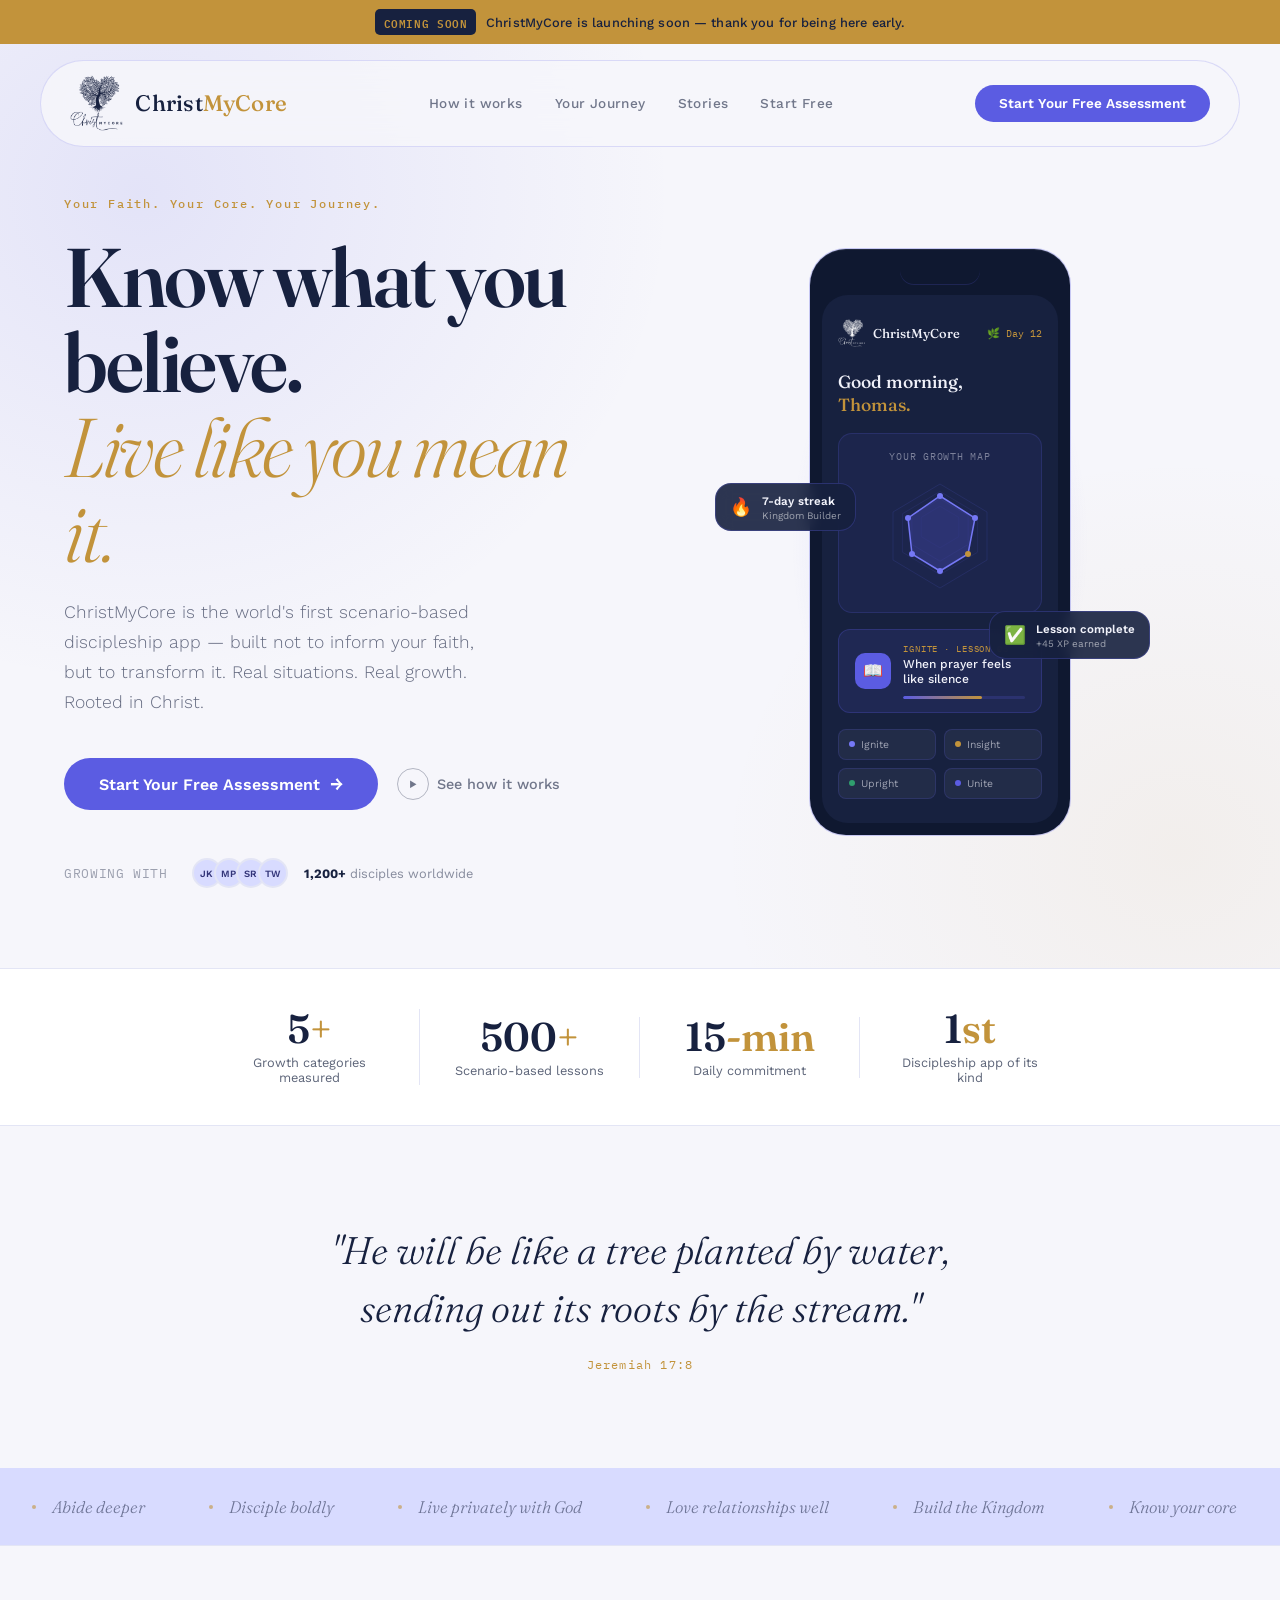
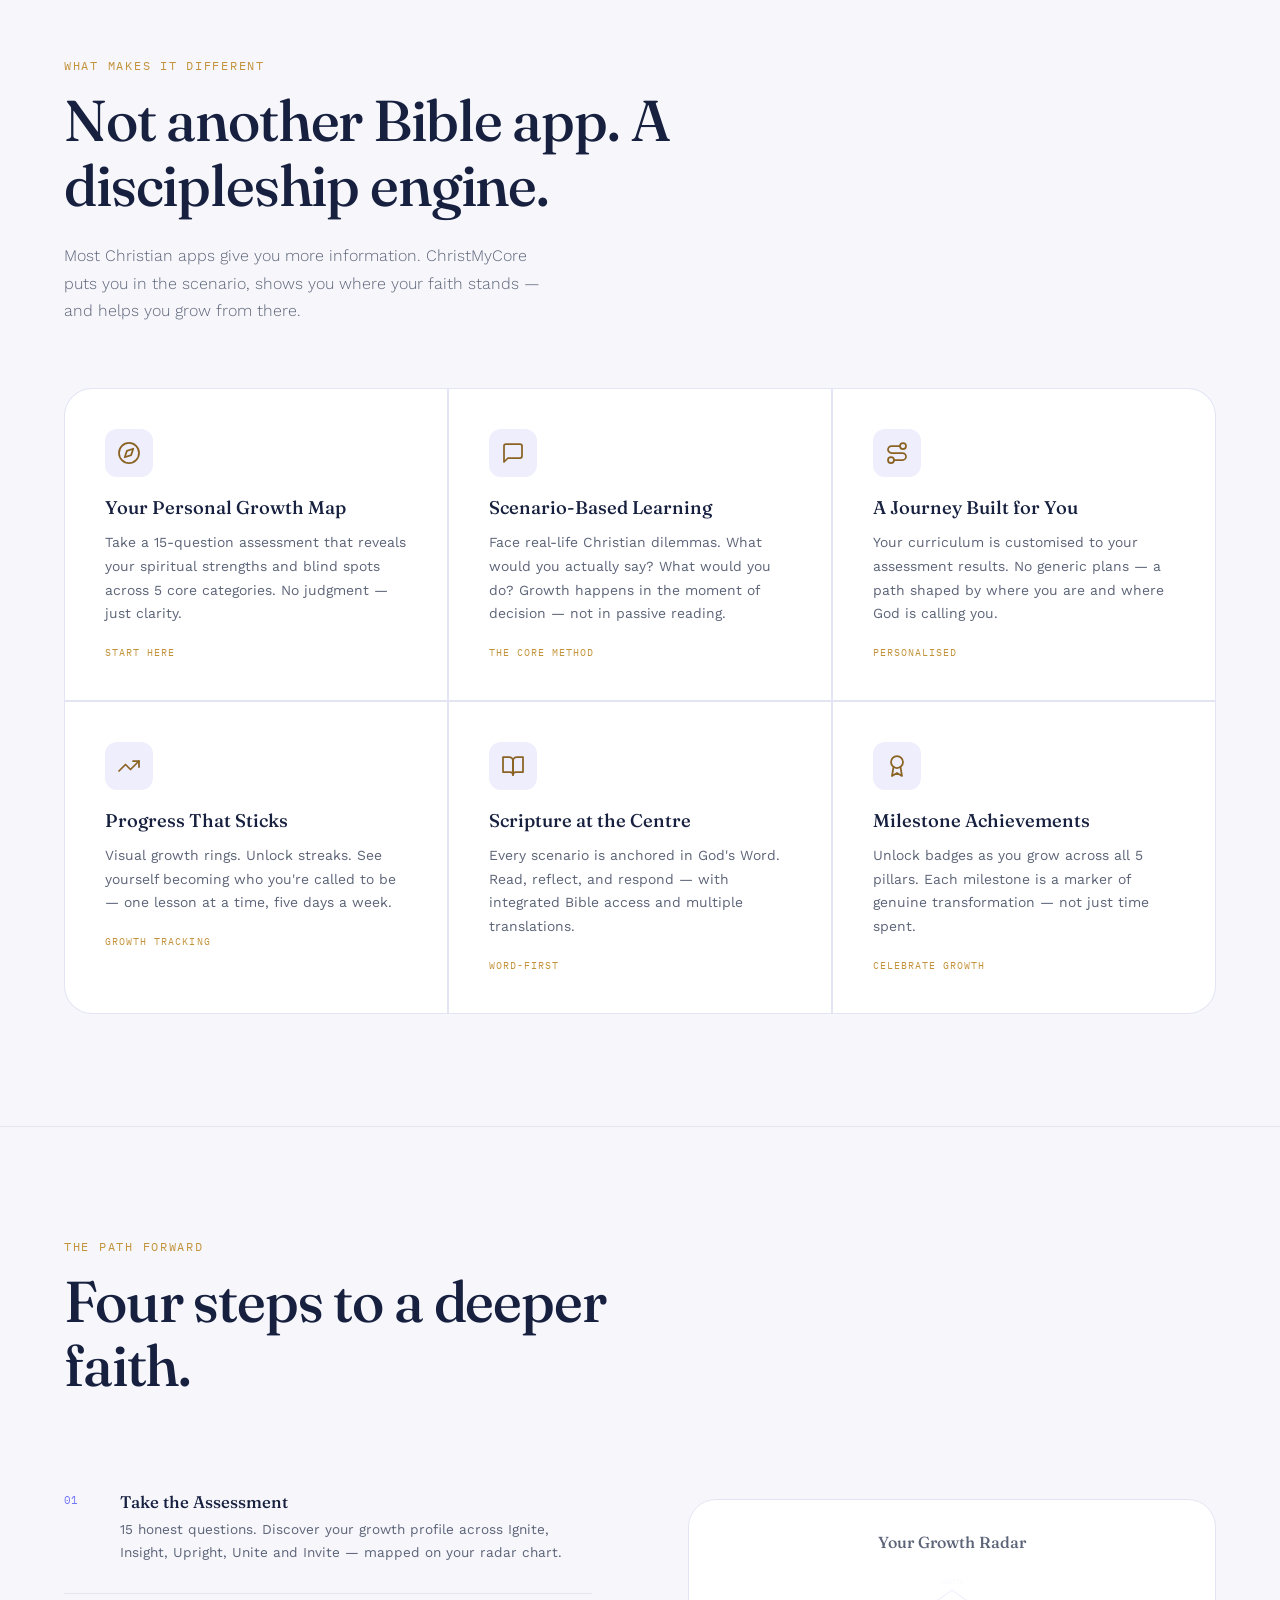
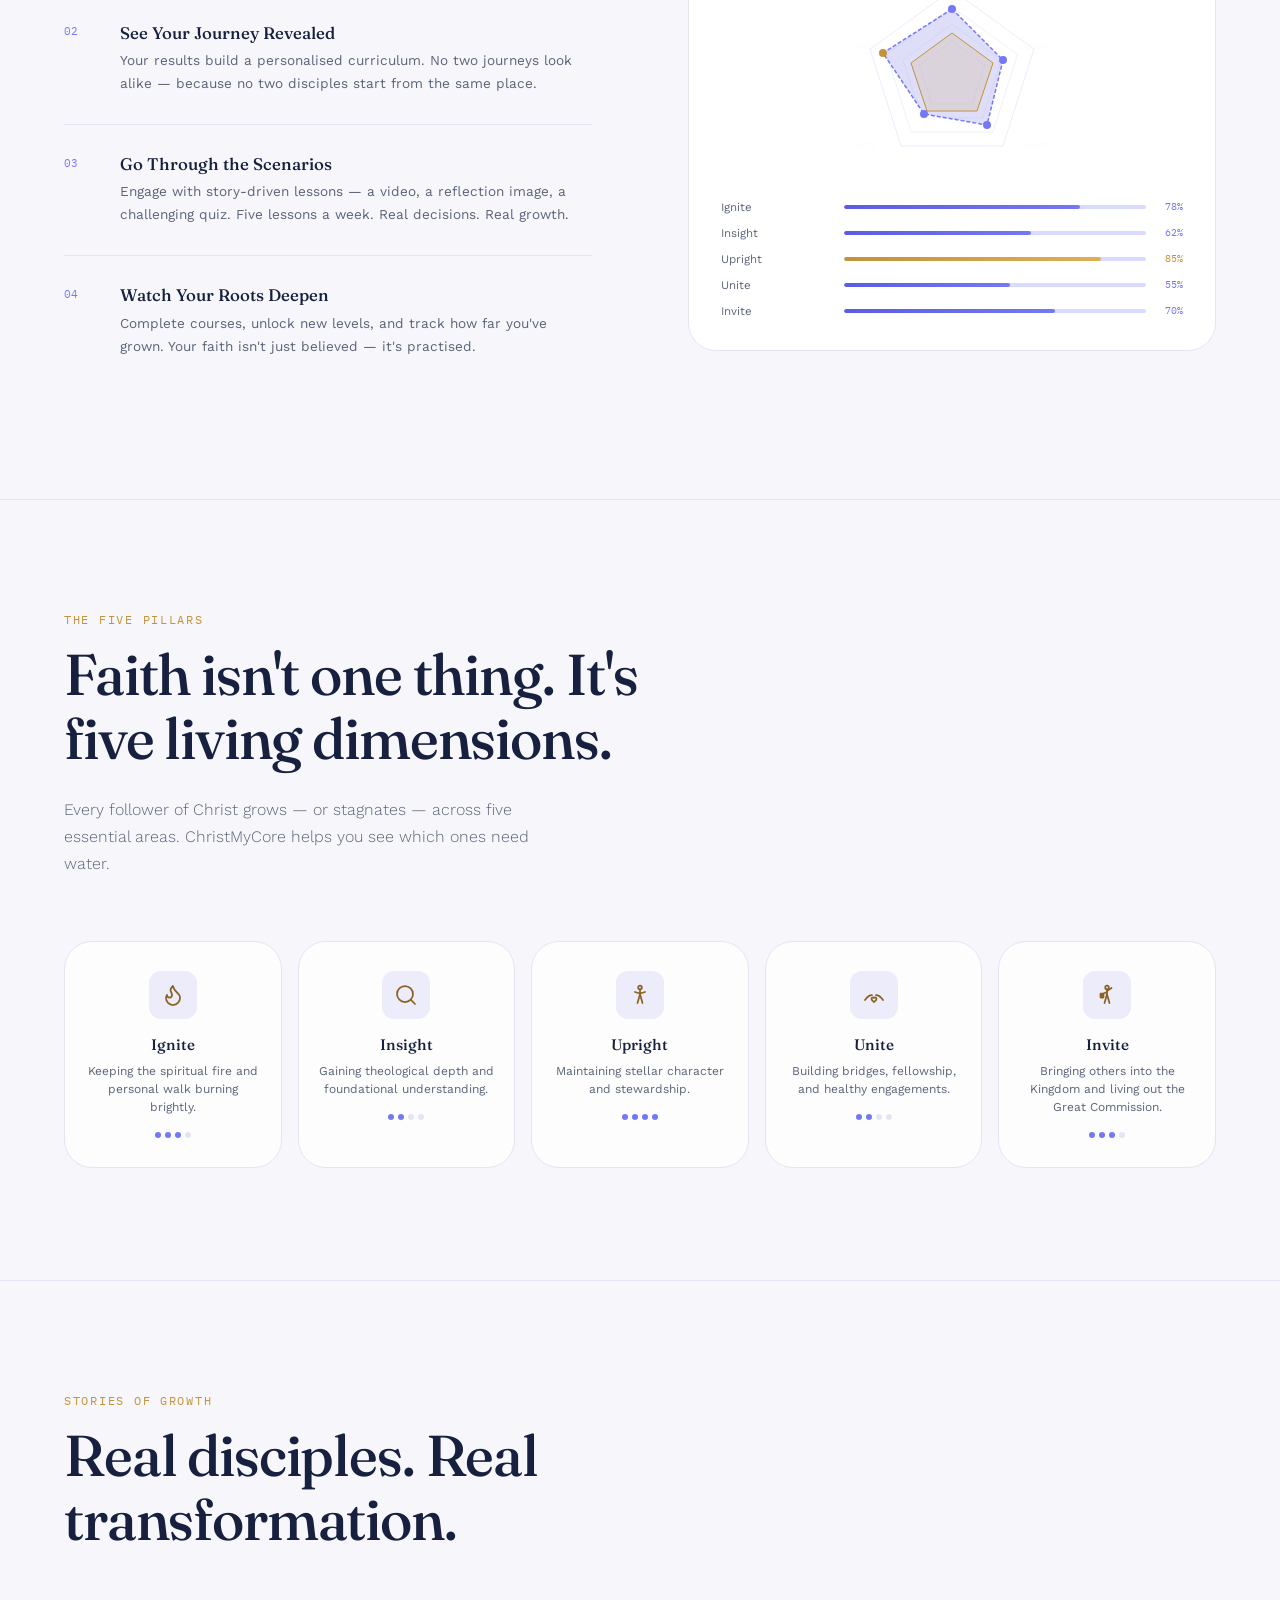
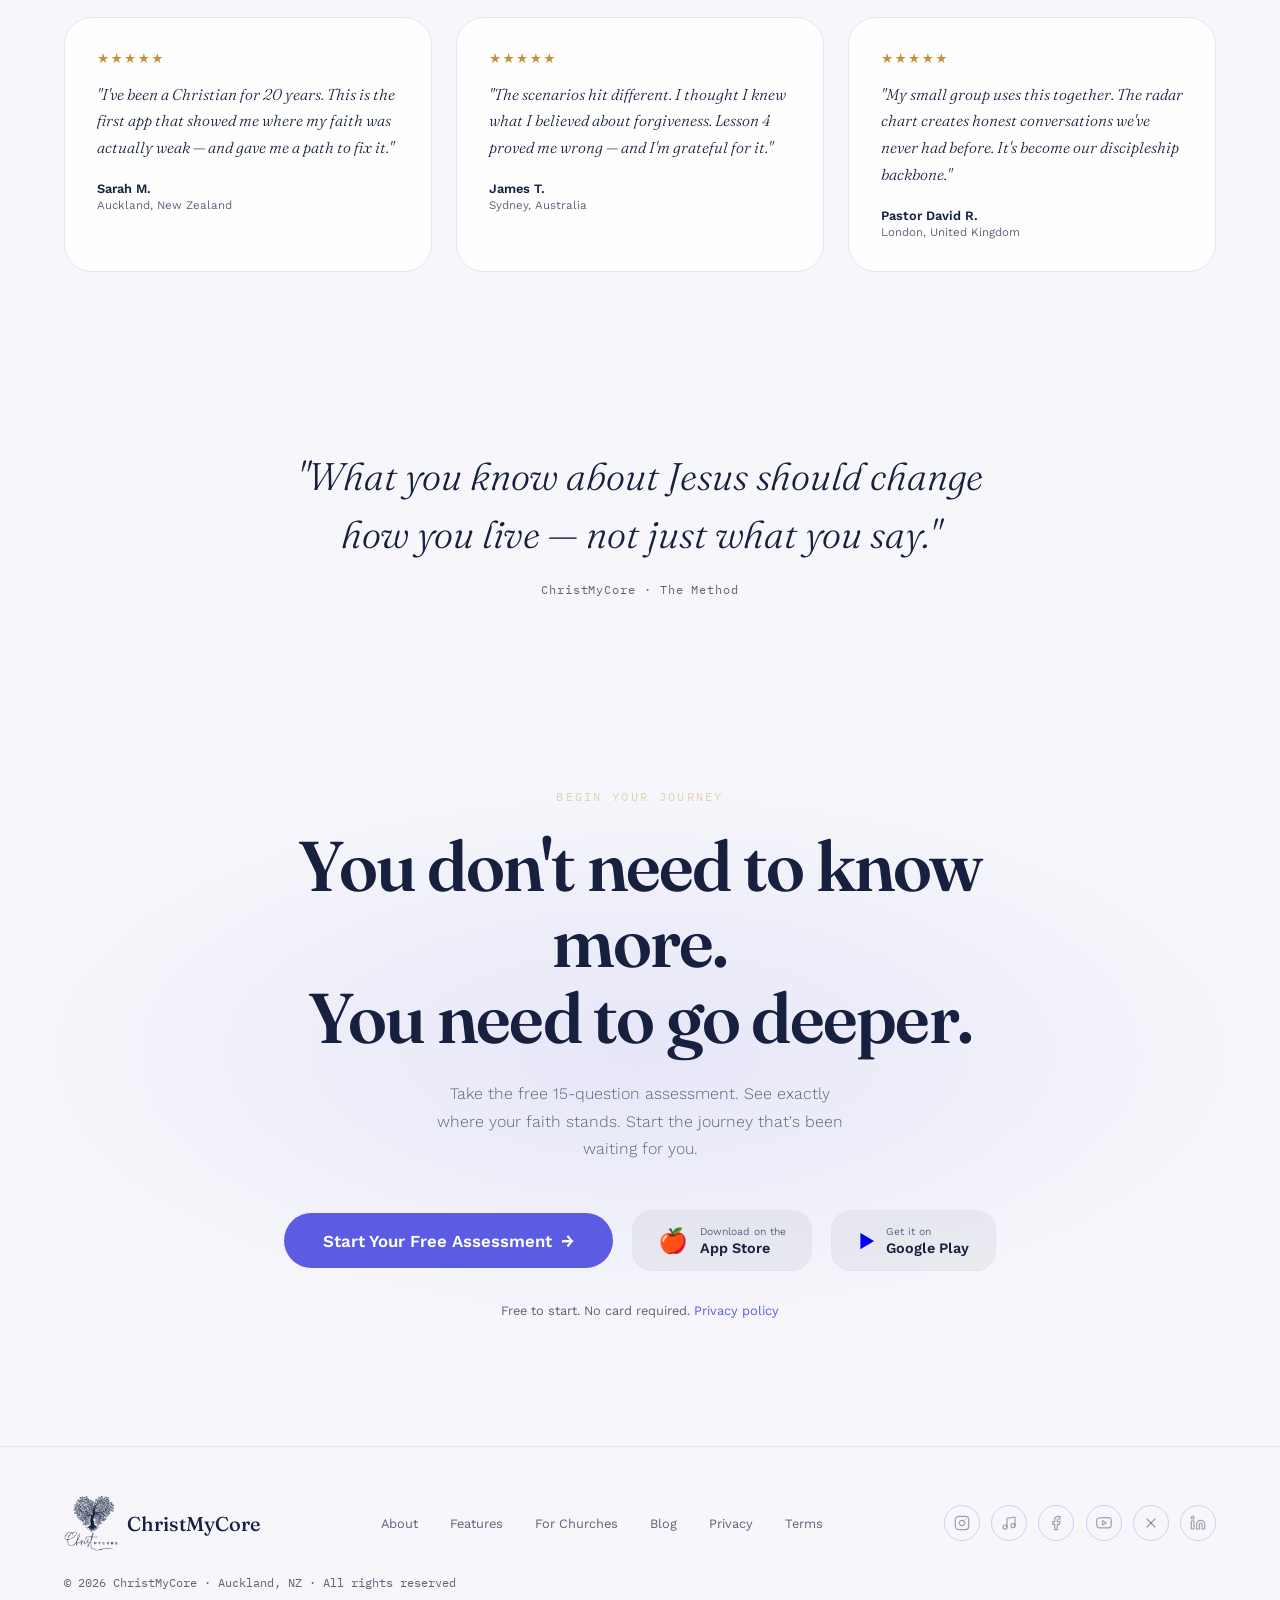
<file: index-light.html>
<!DOCTYPE html>
<html lang="en">
<head>
  <meta charset="UTF-8"/>
  <meta name="viewport" content="width=device-width, initial-scale=1.0"/>
  <meta name="robots" content="noindex, follow"/>
  <meta name="description" content="ChristMyCore — Scenario-based Christian discipleship app, launching soon. Know what you believe. Live like you mean it."/>
  <meta property="og:title" content="ChristMyCore — Coming Soon"/>
  <meta property="og:description" content="The world's first scenario-based discipleship app for the global church. Launching soon."/>
  <meta property="og:url" content="https://www.christmycore.com"/>
  <title>ChristMyCore — Grow Deeper. Live Truer. (Light)</title>

  <!-- Fonts -->
  <link rel="preconnect" href="https://fonts.googleapis.com">
  <link href="https://fonts.googleapis.com/css2?family=Fraunces:ital,opsz,wght@0,9..144,300;0,9..144,500;0,9..144,600;1,9..144,300&family=Work+Sans:wght@300;400;500;600&family=IBM+Plex+Mono:wght@400;500&display=swap" rel="stylesheet">

  <!-- Light Theme Stylesheet -->
  <link rel="stylesheet" href="css/main-light.css"/>
</head>
<body>
<!-- ── COMING SOON BANNER ── -->
<div class="announce-banner">
  <span class="announce-banner-badge">Coming Soon</span>
  <span class="announce-banner-full">ChristMyCore is launching soon — thank you for being here early.</span>
  <span class="announce-banner-short">Launching soon</span>
</div>

<!-- ── NAV ── -->
<nav>
  <a href="/" class="nav-logo">
    <img src="assets/images/logo-dark.png" alt="ChristMyCore logo"/>
    <span class="nav-logo-text">Christ<span>MyCore</span></span>
  </a>
  <div class="nav-links">
    <a href="#features">How it works</a>
    <a href="#pillars">Your Journey</a>
    <a href="#stories">Stories</a>
    <a href="#start">Start Free</a>
  </div>
  <a href="#start" class="nav-cta"><span class="nav-cta-full">Start Your Free Assessment</span><span class="nav-cta-short">Start Free</span></a>
  <button class="nav-menu-btn" aria-label="Menu">
    <span></span><span></span><span></span>
  </button>
</nav>

<!-- ── HERO ── -->
<section class="hero">
  <video class="hero-video" autoplay muted loop playsinline poster="https://cdn.pixabay.com/photo/2018/08/14/13/23/ocean-3605547_1280.jpg">
    <source src="assets/video/hero-loop.mp4" type="video/mp4">
  </video>
  <div class="hero-bg-overlay"></div>
  <div class="hero-left">
    <p class="hero-mono">Your Faith. Your Core. Your Journey.</p>
    <h1 class="hero-h1">
      Know what you<br>
      believe.<br>
      <span class="line-gold">Live like you mean it.</span>
    </h1>
    <p class="hero-sub">ChristMyCore is the world's first scenario-based discipleship app — built not to inform your faith, but to transform it. Real situations. Real growth. Rooted in Christ.</p>
    <div class="hero-actions">
      <a href="#start" class="btn-primary-lg">
        Start Your Free Assessment <span class="arrow">→</span>
      </a>
      <button class="btn-ghost">
        <span class="play-icon">▶</span>
        See how it works
      </button>
    </div>
    <div class="hero-social">
      <span class="hero-social-label">GROWING WITH</span>
      <div class="hero-avatars">
        <div class="avatar">JK</div>
        <div class="avatar">MP</div>
        <div class="avatar">SR</div>
        <div class="avatar">TW</div>
      </div>
      <span class="hero-social-count"><strong>1,200+</strong> disciples worldwide</span>
    </div>
  </div>

  <div class="hero-right">
    <div class="phone-wrap">
      <div class="phone-glow"></div>

      <!-- Left floating badge -->
      <div class="float-badge badge-left">
        <span class="badge-icon">🔥</span>
        <div class="badge-text">
          <span class="badge-title">7-day streak</span>
          <span class="badge-sub">Kingdom Builder</span>
        </div>
      </div>

      <!-- Phone frame -->
      <div class="phone-frame">
        <div class="phone-notch"></div>
        <div class="phone-screen">
          <div class="phone-header">
            <div class="phone-logo-row">
              <img class="phone-logo-img" src="assets/images/logo.png" alt="CMC"/>
              <span class="phone-logo-name">ChristMyCore</span>
            </div>
            <span class="phone-streak">🌿 Day 12</span>
          </div>
          <div class="phone-greeting">Good morning,<br><span>Thomas.</span></div>
          <!-- Mini radar -->
          <div class="phone-radar">
            <div class="phone-radar-title">YOUR GROWTH MAP</div>
            <svg class="radar-svg" width="120" height="120" viewBox="0 0 120 120">
              <defs>
                <polygon id="bg5" points="60,8 107,36 107,84 60,112 13,84 13,36" fill="none" stroke="rgba(91,92,226,0.15)" stroke-width="1"/>
              </defs>
              <use href="#bg5" transform="scale(1)"/>
              <use href="#bg5" transform="translate(12,9) scale(0.8)"/>
              <use href="#bg5" transform="translate(24,18) scale(0.6)"/>
              <use href="#bg5" transform="translate(36,27) scale(0.4)"/>
              <!-- Filled shape -->
              <polygon points="60,20 95,42 88,78 60,95 32,78 28,42"
                fill="rgba(91,92,226,0.25)" stroke="#7578F5" stroke-width="1.5"/>
              <!-- Dots -->
              <circle cx="60" cy="20" r="3" fill="#7578F5"/>
              <circle cx="95" cy="42" r="3" fill="#7578F5"/>
              <circle cx="88" cy="78" r="3" fill="#C2933B"/>
              <circle cx="60" cy="95" r="3" fill="#7578F5"/>
              <circle cx="32" cy="78" r="3" fill="#7578F5"/>
              <circle cx="28" cy="42" r="3" fill="#7578F5"/>
            </svg>
          </div>
          <!-- Current lesson -->
          <div class="phone-lesson-card">
            <div class="lesson-icon">📖</div>
            <div class="lesson-meta">
              <div class="lesson-tag">IGNITE · LESSON 03</div>
              <div class="lesson-title">When prayer feels like silence</div>
              <div class="lesson-progress-bar">
                <div class="lesson-progress-fill"></div>
              </div>
            </div>
          </div>
          <!-- Category chips -->
          <div class="phone-categories">
            <div class="cat-chip"><span class="cat-dot" style="background:#7578F5;"></span>Ignite</div>
            <div class="cat-chip"><span class="cat-dot" style="background:#C2933B;"></span>Insight</div>
            <div class="cat-chip"><span class="cat-dot" style="background:#2F9E6E;"></span>Upright</div>
            <div class="cat-chip"><span class="cat-dot" style="background:#5B5CE2;"></span>Unite</div>
          </div>
        </div>
      </div>

      <!-- Right floating badge -->
      <div class="float-badge badge-right">
        <span class="badge-icon">✅</span>
        <div class="badge-text">
          <span class="badge-title">Lesson complete</span>
          <span class="badge-sub">+45 XP earned</span>
        </div>
      </div>
    </div>
  </div>
</section>

<!-- ── STATS BAR ── -->
<div class="stats-bar reveal">
  <div class="stat-item">
    <div class="stat-num">5<span>+</span></div>
    <div class="stat-label">Growth categories measured</div>
  </div>
  <div class="stat-item">
    <div class="stat-num">500<span>+</span></div>
    <div class="stat-label">Scenario-based lessons</div>
  </div>
  <div class="stat-item">
    <div class="stat-num">15<span>-min</span></div>
    <div class="stat-label">Daily commitment</div>
  </div>
  <div class="stat-item">
    <div class="stat-num">1<span>st</span></div>
    <div class="stat-label">Discipleship app of its kind</div>
  </div>
</div>

<!-- ── SCRIPTURE ── -->
<div class="scripture-section reveal">
  <p class="scripture-quote">
    "He will be like a tree planted by water, sending out its roots by the stream."
  </p>
  <p class="scripture-ref">Jeremiah 17:8</p>
</div>

<!-- ── MARQUEE ── -->
<div class="marquee-section">
  <div class="marquee-track">
    <div class="marquee-item"><span class="marquee-dot"></span>Abide deeper</div>
    <div class="marquee-item"><span class="marquee-dot"></span>Disciple boldly</div>
    <div class="marquee-item"><span class="marquee-dot"></span>Live privately with God</div>
    <div class="marquee-item"><span class="marquee-dot"></span>Love relationships well</div>
    <div class="marquee-item"><span class="marquee-dot"></span>Build the Kingdom</div>
    <div class="marquee-item"><span class="marquee-dot"></span>Know your core</div>
    <div class="marquee-item"><span class="marquee-dot"></span>Abide deeper</div>
    <div class="marquee-item"><span class="marquee-dot"></span>Disciple boldly</div>
    <div class="marquee-item"><span class="marquee-dot"></span>Live privately with God</div>
    <div class="marquee-item"><span class="marquee-dot"></span>Love relationships well</div>
    <div class="marquee-item"><span class="marquee-dot"></span>Build the Kingdom</div>
    <div class="marquee-item"><span class="marquee-dot"></span>Know your core</div>
  </div>
</div>

<!-- ── FEATURES ── -->
<section class="section" id="features">
  <p class="section-mono reveal">WHAT MAKES IT DIFFERENT</p>
  <h2 class="section-h2 reveal">Not another Bible app. A discipleship engine.</h2>
  <p class="section-sub reveal">Most Christian apps give you more information. ChristMyCore puts you in the scenario, shows you where your faith stands — and helps you grow from there.</p>

  <div class="features-grid reveal">
    <div class="feature-card">
      <div class="feature-icon"><svg viewBox="0 0 24 24"><circle cx="12" cy="12" r="10"/><polygon points="16.24 7.76 14.12 14.12 7.76 16.24 9.88 9.88 16.24 7.76"/></svg></div>
      <h3 class="feature-h3">Your Personal Growth Map</h3>
      <p class="feature-p">Take a 15-question assessment that reveals your spiritual strengths and blind spots across 5 core categories. No judgment — just clarity.</p>
      <span class="feature-tag">START HERE</span>
    </div>
    <div class="feature-card">
      <div class="feature-icon"><svg viewBox="0 0 24 24"><path d="M21 15a2 2 0 0 1-2 2H7l-4 4V5a2 2 0 0 1 2-2h14a2 2 0 0 1 2 2z"/></svg></div>
      <h3 class="feature-h3">Scenario-Based Learning</h3>
      <p class="feature-p">Face real-life Christian dilemmas. What would you actually say? What would you do? Growth happens in the moment of decision — not in passive reading.</p>
      <span class="feature-tag">THE CORE METHOD</span>
    </div>
    <div class="feature-card">
      <div class="feature-icon"><svg viewBox="0 0 24 24"><circle cx="6" cy="19" r="3"/><path d="M9 19h8.5a3.5 3.5 0 0 0 0-7h-11a3.5 3.5 0 0 1 0-7H15"/><circle cx="18" cy="5" r="3"/></svg></div>
      <h3 class="feature-h3">A Journey Built for You</h3>
      <p class="feature-p">Your curriculum is customised to your assessment results. No generic plans — a path shaped by where you are and where God is calling you.</p>
      <span class="feature-tag">PERSONALISED</span>
    </div>
    <div class="feature-card">
      <div class="feature-icon"><svg viewBox="0 0 24 24"><polyline points="22 7 13.5 15.5 8.5 10.5 2 17"/><polyline points="16 7 22 7 22 13"/></svg></div>
      <h3 class="feature-h3">Progress That Sticks</h3>
      <p class="feature-p">Visual growth rings. Unlock streaks. See yourself becoming who you're called to be — one lesson at a time, five days a week.</p>
      <span class="feature-tag">GROWTH TRACKING</span>
    </div>
    <div class="feature-card">
      <div class="feature-icon"><svg viewBox="0 0 24 24"><path d="M2 3h6a4 4 0 0 1 4 4v14a3 3 0 0 0-3-3H2z"/><path d="M22 3h-6a4 4 0 0 0-4 4v14a3 3 0 0 1 3-3h7z"/></svg></div>
      <h3 class="feature-h3">Scripture at the Centre</h3>
      <p class="feature-p">Every scenario is anchored in God's Word. Read, reflect, and respond — with integrated Bible access and multiple translations.</p>
      <span class="feature-tag">WORD-FIRST</span>
    </div>
    <div class="feature-card">
      <div class="feature-icon"><svg viewBox="0 0 24 24"><circle cx="12" cy="8" r="6"/><path d="M15.477 12.89 17 22l-5-3-5 3 1.523-9.11"/></svg></div>
      <h3 class="feature-h3">Milestone Achievements</h3>
      <p class="feature-p">Unlock badges as you grow across all 5 pillars. Each milestone is a marker of genuine transformation — not just time spent.</p>
      <span class="feature-tag">CELEBRATE GROWTH</span>
    </div>
  </div>
</section>

<!-- ── JOURNEY / HOW IT WORKS ── -->
<section class="journey-section" id="features">
  <p class="section-mono reveal">THE PATH FORWARD</p>
  <h2 class="section-h2 reveal">Four steps to a deeper faith.</h2>
  <div class="journey-grid reveal">
    <div class="journey-steps">
      <div class="step">
        <span class="step-num">01</span>
        <div class="step-content">
          <h4 class="step-h">Take the Assessment</h4>
          <p class="step-p">15 honest questions. Discover your growth profile across Ignite, Insight, Upright, Unite and Invite — mapped on your radar chart.</p>
        </div>
      </div>
      <div class="step">
        <span class="step-num">02</span>
        <div class="step-content">
          <h4 class="step-h">See Your Journey Revealed</h4>
          <p class="step-p">Your results build a personalised curriculum. No two journeys look alike — because no two disciples start from the same place.</p>
        </div>
      </div>
      <div class="step">
        <span class="step-num">03</span>
        <div class="step-content">
          <h4 class="step-h">Go Through the Scenarios</h4>
          <p class="step-p">Engage with story-driven lessons — a video, a reflection image, a challenging quiz. Five lessons a week. Real decisions. Real growth.</p>
        </div>
      </div>
      <div class="step">
        <span class="step-num">04</span>
        <div class="step-content">
          <h4 class="step-h">Watch Your Roots Deepen</h4>
          <p class="step-p">Complete courses, unlock new levels, and track how far you've grown. Your faith isn't just believed — it's practised.</p>
        </div>
      </div>
    </div>

    <!-- Assessment visual -->
    <div class="assess-visual">
      <div class="assess-title">Your Growth Radar</div>
      <svg class="radar-large" width="200" height="200" viewBox="0 0 200 200">
        <defs>
          <polygon id="pent" points="100,14 182,73 151,170 49,170 18,73" fill="none" stroke="rgba(91,92,226,0.12)" stroke-width="1"/>
        </defs>
        <use href="#pent"/>
        <use href="#pent" transform="translate(20,20) scale(0.8)"/>
        <use href="#pent" transform="translate(40,40) scale(0.6)"/>
        <use href="#pent" transform="translate(60,60) scale(0.4)"/>
        <!-- Labels -->
        <text x="100" y="8" text-anchor="middle" font-family="IBM Plex Mono" font-size="6.5" fill="rgba(241,242,250,0.4)">IGNITE</text>
        <text x="196" y="73" text-anchor="end" font-family="IBM Plex Mono" font-size="6.5" fill="rgba(241,242,250,0.4)">INSIGHT</text>
        <text x="196" y="172" text-anchor="end" font-family="IBM Plex Mono" font-size="6.5" fill="rgba(241,242,250,0.4)">INVITE</text>
        <text x="4" y="172" text-anchor="start" font-family="IBM Plex Mono" font-size="6.5" fill="rgba(241,242,250,0.4)">UNITE</text>
        <text x="4" y="73" text-anchor="start" font-family="IBM Plex Mono" font-size="6.5" fill="rgba(241,242,250,0.4)">UPRIGHT</text>
        <!-- Filled area -->
        <polygon points="100,33 151,84 135,149 72,138 31,77"
          fill="rgba(91,92,226,0.2)" stroke="#7578F5" stroke-width="1.5" stroke-dasharray="4,2"/>
        <polygon points="100,57 141,87 125,135 75,135 59,87"
          fill="rgba(194,147,59,0.15)" stroke="#C2933B" stroke-width="1"/>
        <!-- Points -->
        <circle cx="100" cy="33" r="4" fill="#7578F5"/>
        <circle cx="151" cy="84" r="4" fill="#7578F5"/>
        <circle cx="135" cy="149" r="4" fill="#7578F5"/>
        <circle cx="72" cy="138" r="4" fill="#7578F5"/>
        <circle cx="31" cy="77" r="4" fill="#C2933B"/>
      </svg>
      <div class="category-bars">
        <div class="cat-bar-row">
          <span class="cat-bar-label">Ignite</span>
          <div class="cat-bar-track"><div class="cat-bar-fill" style="width:78%;"></div></div>
          <span class="cat-bar-val">78%</span>
        </div>
        <div class="cat-bar-row">
          <span class="cat-bar-label">Insight</span>
          <div class="cat-bar-track"><div class="cat-bar-fill" style="width:62%;"></div></div>
          <span class="cat-bar-val">62%</span>
        </div>
        <div class="cat-bar-row">
          <span class="cat-bar-label">Upright</span>
          <div class="cat-bar-track"><div class="cat-bar-fill" style="width:85%;background:linear-gradient(90deg,var(--gold),#E0AE55);"></div></div>
          <span class="cat-bar-val" style="color:var(--gold);">85%</span>
        </div>
        <div class="cat-bar-row">
          <span class="cat-bar-label">Unite</span>
          <div class="cat-bar-track"><div class="cat-bar-fill" style="width:55%;"></div></div>
          <span class="cat-bar-val">55%</span>
        </div>
        <div class="cat-bar-row">
          <span class="cat-bar-label">Invite</span>
          <div class="cat-bar-track"><div class="cat-bar-fill" style="width:70%;"></div></div>
          <span class="cat-bar-val">70%</span>
        </div>
      </div>
    </div>
  </div>
</section>

<!-- ── PILLARS ── -->
<section class="pillars-section" id="pillars">
  <p class="section-mono reveal">THE FIVE PILLARS</p>
  <h2 class="section-h2 reveal">Faith isn't one thing. It's five living dimensions.</h2>
  <p class="section-sub reveal">Every follower of Christ grows — or stagnates — across five essential areas. ChristMyCore helps you see which ones need water.</p>
  <div class="pillars-row reveal">
    <div class="pillar-card">
      <div class="pillar-icon"><svg viewBox="0 0 24 24"><path d="M8.5 14.5A2.5 2.5 0 0 0 11 12c0-1.38-.5-2-1-3-1.072-2.143-.224-4.054 2-6 .5 2.5 2 4.9 4 6.5 2 1.6 3 3.5 3 5.5a7 7 0 1 1-14 0c0-1.153.433-2.294 1-3a2.5 2.5 0 0 0 2.5 2.5z"/></svg></div>
      <div class="pillar-name">Ignite</div>
      <div class="pillar-sub">Keeping the spiritual fire and personal walk burning brightly.</div>
      <div class="pillar-level">
        <span class="level-dot active"></span>
        <span class="level-dot active"></span>
        <span class="level-dot active"></span>
        <span class="level-dot"></span>
      </div>
    </div>
    <div class="pillar-card">
      <div class="pillar-icon"><svg viewBox="0 0 24 24"><circle cx="11" cy="11" r="8"/><path d="m21 21-4.3-4.3"/></svg></div>
      <div class="pillar-name">Insight</div>
      <div class="pillar-sub">Gaining theological depth and foundational understanding.</div>
      <div class="pillar-level">
        <span class="level-dot active"></span>
        <span class="level-dot active"></span>
        <span class="level-dot"></span>
        <span class="level-dot"></span>
      </div>
    </div>
    <div class="pillar-card">
      <div class="pillar-icon"><svg viewBox="0 0 24 24"><circle cx="12" cy="4.5" r="1.8"/><path d="M12 6.3v5"/><path d="M7 9l5 1.5L17 9"/><path d="M9.5 20l2.5-8.7 2.5 8.7"/></svg></div>
      <div class="pillar-name">Upright</div>
      <div class="pillar-sub">Maintaining stellar character and stewardship.</div>
      <div class="pillar-level">
        <span class="level-dot active"></span>
        <span class="level-dot active"></span>
        <span class="level-dot active"></span>
        <span class="level-dot active"></span>
      </div>
    </div>
    <div class="pillar-card">
      <div class="pillar-icon"><svg viewBox="0 0 24 24"><path d="M3 17c2-3 5-5 7-5"/><path d="M21 17c-2-3-5-5-7-5"/><path d="M12 15c-1-1-2.5-.5-2.5 1 0 1.2 1.5 2.3 2.5 3 1-.7 2.5-1.8 2.5-3 0-1.5-1.5-2-2.5-1z"/></svg></div>
      <div class="pillar-name">Unite</div>
      <div class="pillar-sub">Building bridges, fellowship, and healthy engagements.</div>
      <div class="pillar-level">
        <span class="level-dot active"></span>
        <span class="level-dot active"></span>
        <span class="level-dot"></span>
        <span class="level-dot"></span>
      </div>
    </div>
    <div class="pillar-card">
      <div class="pillar-icon"><svg viewBox="0 0 24 24"><circle cx="12" cy="4.5" r="1.8"/><path d="M12 6.3v5"/><path d="M12 8l4.5-3"/><path d="M12 9l-3.5 1.5"/><rect x="5.5" y="10.5" width="3" height="4" rx="0.4"/><path d="M7 11.5v2"/><path d="M6 12.5h2"/><path d="M9.5 20l2.5-8.7 2.5 8.7"/></svg></div>
      <div class="pillar-name">Invite</div>
      <div class="pillar-sub">Bringing others into the Kingdom and living out the Great Commission.</div>
      <div class="pillar-level">
        <span class="level-dot active"></span>
        <span class="level-dot active"></span>
        <span class="level-dot active"></span>
        <span class="level-dot"></span>
      </div>
    </div>
  </div>
</section>

<!-- ── TESTIMONIALS ── -->
<section class="testimonials-section" id="stories">
  <p class="section-mono reveal">STORIES OF GROWTH</p>
  <h2 class="section-h2 reveal">Real disciples. Real transformation.</h2>
  <div class="testi-grid reveal">
    <div class="testi-card">
      <div class="testi-stars">★★★★★</div>
      <p class="testi-text">"I've been a Christian for 20 years. This is the first app that showed me where my faith was actually weak — and gave me a path to fix it."</p>
      <div class="testi-author">Sarah M.</div>
      <div class="testi-role">Auckland, New Zealand</div>
    </div>
    <div class="testi-card">
      <div class="testi-stars">★★★★★</div>
      <p class="testi-text">"The scenarios hit different. I thought I knew what I believed about forgiveness. Lesson 4 proved me wrong — and I'm grateful for it."</p>
      <div class="testi-author">James T.</div>
      <div class="testi-role">Sydney, Australia</div>
    </div>
    <div class="testi-card">
      <div class="testi-stars">★★★★★</div>
      <p class="testi-text">"My small group uses this together. The radar chart creates honest conversations we've never had before. It's become our discipleship backbone."</p>
      <div class="testi-author">Pastor David R.</div>
      <div class="testi-role">London, United Kingdom</div>
    </div>
  </div>
</section>

<!-- ── SCRIPTURE 2 ── -->
<div class="scripture-section reveal" style="padding:4rem 5vw;">
  <p class="scripture-quote">
    "What you know about Jesus should change how you live — not just what you say."
  </p>
  <p class="scripture-ref" style="color:var(--muted);font-size:0.72rem;letter-spacing:0.08em;">ChristMyCore · The Method</p>
</div>

<!-- ── CTA ── -->
<section class="cta-section" id="start">
  <p class="cta-eyebrow reveal">BEGIN YOUR JOURNEY</p>
  <h2 class="cta-h2 reveal">You don't need to know more.<br>You need to go deeper.</h2>
  <p class="cta-sub reveal">Take the free 15-question assessment. See exactly where your faith stands. Start the journey that's been waiting for you.</p>
  <div class="cta-actions reveal">
    <a href="#" class="btn-primary-lg" style="font-size:1.05rem;padding:1.1rem 2.4rem;">
      Start Your Free Assessment <span class="arrow">→</span>
    </a>
    <a href="#" class="app-store-btn">
      <span class="app-store-icon">🍎</span>
      <div class="app-store-text">
        <span class="app-store-small">Download on the</span>
        <span class="app-store-name">App Store</span>
      </div>
    </a>
    <a href="#" class="app-store-btn">
      <span class="app-store-icon">▶</span>
      <div class="app-store-text">
        <span class="app-store-small">Get it on</span>
        <span class="app-store-name">Google Play</span>
      </div>
    </a>
  </div>
  <p class="cta-note reveal">Free to start. No card required. <a href="#">Privacy policy</a></p>
</section>

<!-- ── FOOTER ── -->
<footer>
  <a href="/" class="footer-logo">
    <img src="assets/images/logo-dark.png" alt="ChristMyCore"/>
    <span class="footer-logo-text">ChristMyCore</span>
  </a>
  <div class="footer-links">
    <a href="#">About</a>
    <a href="#">Features</a>
    <a href="#">For Churches</a>
    <a href="#">Blog</a>
    <a href="#">Privacy</a>
    <a href="#">Terms</a>
  </div>
  <div class="footer-social">
    <a href="#" aria-label="Instagram"><svg viewBox="0 0 24 24"><rect x="2" y="2" width="20" height="20" rx="5" ry="5"/><path d="M16 11.37A4 4 0 1 1 12.63 8 4 4 0 0 1 16 11.37z"/><line x1="17.5" y1="6.5" x2="17.51" y2="6.5"/></svg></a>
    <a href="#" aria-label="TikTok"><svg viewBox="0 0 24 24"><path d="M9 18V5l12-2v13"/><circle cx="6" cy="18" r="3"/><circle cx="18" cy="16" r="3"/></svg></a>
    <a href="#" aria-label="Facebook"><svg viewBox="0 0 24 24"><path d="M18 2h-3a5 5 0 0 0-5 5v3H7v4h3v8h4v-8h3l1-4h-4V7a1 1 0 0 1 1-1h3z"/></svg></a>
    <a href="#" aria-label="YouTube"><svg viewBox="0 0 24 24"><path d="M22.54 6.42a2.78 2.78 0 0 0-1.94-2C18.88 4 12 4 12 4s-6.88 0-8.6.46a2.78 2.78 0 0 0-1.94 2A29.94 29.94 0 0 0 1 11.75a29.94 29.94 0 0 0 .46 5.33A2.78 2.78 0 0 0 3.4 19c1.72.46 8.6.46 8.6.46s6.88 0 8.6-.46a2.78 2.78 0 0 0 1.94-2 29.94 29.94 0 0 0 .46-5.25 29.94 29.94 0 0 0-.46-5.33z"/><polygon points="9.75 15.02 15.5 11.75 9.75 8.48 9.75 15.02"/></svg></a>
    <a href="#" aria-label="X (Twitter)"><svg viewBox="0 0 24 24"><line x1="18" y1="6" x2="6" y2="18"/><line x1="6" y1="6" x2="18" y2="18"/></svg></a>
    <a href="#" aria-label="LinkedIn"><svg viewBox="0 0 24 24"><path d="M16 8a6 6 0 0 1 6 6v7h-4v-7a2 2 0 0 0-2-2 2 2 0 0 0-2 2v7h-4v-7a6 6 0 0 1 6-6z"/><rect x="2" y="9" width="4" height="12"/><circle cx="4" cy="4" r="2"/></svg></a>
  </div>
  <span class="footer-copy">© 2026 ChristMyCore · Auckland, NZ · All rights reserved</span>
</footer>

<script>
// Scroll reveal
const reveals = document.querySelectorAll(".reveal");
const io = new IntersectionObserver((entries) => {
  entries.forEach(e => {
    if(e.isIntersecting){ e.target.classList.add("visible"); io.unobserve(e.target); }
  });
},{threshold:0.12});
reveals.forEach(r => io.observe(r));
</script>

  <!-- Main Script -->
  <script src="js/main.js"></script>

</body>
</html>
</file>
<file: css/main-light.css>
/* ═══════════════════════════════════════════════════════
   ChristMyCore — Light Theme Stylesheet
   Same brand palette, light backgrounds with dark text
   Base: #F6F6FB bg · #17213F text · #5B5CE2 primary · #C2933B gold
   ═══════════════════════════════════════════════════════ */

/* ── RESET & BASE ─────────────────────────────── */
*,*::before,*::after{box-sizing:border-box;margin:0;padding:0}
:root{
  --primary:#5B5CE2;
  --primary-deep:#4748BB;
  --primary-press:#333579;
  --primary-soft:#7578F5;
  --primary-sub:#D8DBFF;
  --dark:#17213F;
  --gold:#C2933B;
  --gold-dark:#8A6323;
  --bg:#F6F6FB;
  --surface:#FFFFFF;
  --text:#17213F;
  --muted:#5C6478;
  --border:#E3E5F5;
  --success:#2F9E6E;
  --r: Fraunces, Georgia, serif;
  --s: "Work Sans", system-ui, sans-serif;
  --m: "IBM Plex Mono", monospace;
  --banner-h:44px;
  --radius-card:28px;
  --radius-btn:980px;
}
html{scroll-behavior:smooth}
body{
  font-family:var(--s);
  background:var(--bg);
  color:var(--text);
  overflow-x:hidden;
  -webkit-font-smoothing:antialiased;
}

/* ── ANNOUNCEMENT BANNER ──────────────────────── */
.announce-banner{
  position:fixed;top:0;left:0;right:0;z-index:110;
  height:var(--banner-h);
  display:flex;align-items:center;justify-content:center;gap:0.6rem;
  padding:0 1rem;
  background:var(--gold);color:var(--dark);
  font-family:var(--s);font-size:0.8rem;font-weight:500;
  letter-spacing:0.01em;text-align:center;
}
.announce-banner-badge{
  font-family:var(--m);font-size:0.68rem;font-weight:600;
  text-transform:uppercase;letter-spacing:0.06em;
  background:var(--dark);color:var(--gold);
  padding:0.2rem 0.55rem;border-radius:5px;
  white-space:nowrap;
}
.announce-banner-short{display:none;}

/* ── NAV ─────────────────────────────────────── */
nav{
  position:fixed;top:calc(var(--banner-h) + 1rem);left:1.5rem;right:1.5rem;z-index:100;
  max-width:1200px;margin:0 auto;
  display:flex;align-items:center;justify-content:space-between;
  padding:0.9rem 1.8rem;
  background:rgba(246,246,251,0.85);
  backdrop-filter:blur(20px);
  -webkit-backdrop-filter:blur(20px);
  border:1px solid rgba(91,92,226,0.18);
  border-radius:var(--radius-btn);
}
.nav-logo{
  display:flex;align-items:center;gap:0.75rem;
  text-decoration:none;
}
.nav-logo img{height:56px;width:auto;object-fit:contain;}
.nav-logo-text{
  font-family:var(--r);
  font-size:1.4rem;font-weight:500;
  color:var(--dark);letter-spacing:0.01em;
}
.nav-logo-text span{color:var(--gold);}
.nav-links{display:flex;align-items:center;gap:2rem;}
.nav-links a{
  font-size:0.85rem;font-weight:500;letter-spacing:0.03em;
  color:rgba(23,33,63,0.6);text-decoration:none;
  transition:color 0.2s;
}
.nav-links a:hover{color:var(--primary);}
.nav-cta{
  background:var(--primary);color:#fff;
  border:none;padding:0.65rem 1.5rem;
  font-family:var(--s);font-size:0.85rem;font-weight:600;
  border-radius:var(--radius-btn);cursor:pointer;
  text-decoration:none;
  transition:background 0.2s,transform 0.15s;
  white-space:nowrap;
}
.nav-cta:hover{background:var(--primary-deep);transform:translateY(-1px);}
.nav-cta-short{display:none;}
.nav-menu-btn{display:none;background:none;border:none;cursor:pointer;padding:0.5rem;z-index:101;position:relative;}
.nav-menu-btn span{display:block;width:22px;height:2px;background:var(--dark);margin:4px 0;transition:all 0.3s;}
.nav-menu-btn.open span:nth-child(1){transform:translateY(6px) rotate(45deg);}
.nav-menu-btn.open span:nth-child(2){opacity:0;}
.nav-menu-btn.open span:nth-child(3){transform:translateY(-6px) rotate(-45deg);}

/* ── HERO ─────────────────────────────────────── */
.hero{
  min-height:100vh;
  display:grid;
  grid-template-columns:1fr 1fr;
  align-items:center;
  padding:calc(9.5rem + var(--banner-h)) 5vw 5rem;
  position:relative;
  overflow:hidden;
  gap:3rem;
  background-attachment:fixed;
  background-position:center 40%;
  background-size:cover;
  background:url('https://cdn.pixabay.com/photo/2018/08/14/13/23/ocean-3605547_1280.jpg') center center / cover no-repeat;
}
.hero-video{
  position:absolute;inset:0;
  width:100%;height:100%;
  object-fit:cover;
  z-index:0;
}
.hero-bg-overlay{
  position:absolute;inset:0;
  background:linear-gradient(
    135deg,
    rgba(246,246,251,0.78) 0%,
    rgba(246,246,251,0.60) 40%,
    rgba(246,246,251,0.45) 70%,
    rgba(246,246,251,0.72) 100%
  );
  pointer-events:none;
  z-index:1;
}
/* Radial glow */
.hero::before{
  content:"";
  position:absolute;
  top:-20%;left:-10%;
  width:70%;height:100%;
  background:radial-gradient(ellipse at 30% 40%, rgba(91,92,226,0.12) 0%, transparent 60%);
  pointer-events:none;
  z-index:2;
}
.hero::after{
  content:"";
  position:absolute;
  bottom:-20%;right:-10%;
  width:60%;height:80%;
  background:radial-gradient(ellipse at 70% 60%, rgba(194,147,59,0.08) 0%, transparent 60%);
  pointer-events:none;
  z-index:2;
}

.hero-left{
  position:relative;z-index:3;
  max-width:580px;
}
.hero-mono{
  font-family:var(--m);
  font-size:0.75rem;font-weight:500;
  letter-spacing:0.15em;
  color:var(--gold);
  margin-bottom:1.5rem;
  opacity:0;animation:fadeUp 0.6s 0.2s ease forwards;
}
.hero-h1{
  font-family:var(--r);
  font-size:clamp(3.2rem, 6.5vw, 6.5rem);
  font-weight:600;
  line-height:1.02;
  letter-spacing:-0.03em;
  color:var(--dark);
  margin-bottom:1.5rem;
  opacity:0;animation:fadeUp 0.6s 0.35s ease forwards;
}
.hero-h1 .line-gold{
  color:var(--gold);
  font-style:italic;
  font-weight:300;
}
.hero-sub{
  font-size:1.1rem;font-weight:300;line-height:1.7;
  color:rgba(23,33,63,0.65);
  max-width:440px;
  margin-bottom:2.5rem;
  opacity:0;animation:fadeUp 0.6s 0.5s ease forwards;
}
.hero-actions{
  display:flex;align-items:center;gap:1.2rem;flex-wrap:wrap;
  opacity:0;animation:fadeUp 0.6s 0.65s ease forwards;
}
.btn-primary-lg{
  display:inline-flex;align-items:center;gap:0.6rem;
  background:var(--primary);color:#fff;
  padding:1rem 2.2rem;border-radius:var(--radius-btn);
  font-size:1rem;font-weight:600;font-family:var(--s);
  text-decoration:none;border:none;cursor:pointer;
  transition:background 0.2s,transform 0.15s;
}
.btn-primary-lg:hover{
  background:var(--primary-deep);
  transform:translateY(-2px);
}
.btn-primary-lg .arrow{font-size:1.1rem;transition:transform 0.2s;}
.btn-primary-lg:hover .arrow{transform:translateX(3px);}
.btn-ghost{
  display:inline-flex;align-items:center;gap:0.5rem;
  color:rgba(23,33,63,0.6);font-size:0.9rem;font-weight:500;
  text-decoration:none;
  transition:color 0.2s;
  border:none;background:none;cursor:pointer;font-family:var(--s);
}
.btn-ghost:hover{color:var(--dark);}
.btn-ghost .play-icon{
  width:32px;height:32px;
  border:1.5px solid rgba(23,33,63,0.3);
  border-radius:50%;
  display:flex;align-items:center;justify-content:center;
  font-size:0.7rem;
  transition:border-color 0.2s,background 0.2s;
}
.btn-ghost:hover .play-icon{border-color:var(--dark);background:rgba(23,33,63,0.08);}

.hero-social{
  margin-top:3rem;
  display:flex;align-items:center;gap:1rem;
  opacity:0;animation:fadeUp 0.6s 0.8s ease forwards;
}
.hero-social-label{
  font-size:0.8rem;color:rgba(23,33,63,0.4);
  font-family:var(--m);letter-spacing:0.05em;
}
.hero-avatars{display:flex;margin-left:0.5rem;}
.avatar{
  width:30px;height:30px;border-radius:50%;
  border:2px solid var(--border);
  background:var(--primary-sub);
  display:flex;align-items:center;justify-content:center;
  font-size:0.6rem;font-weight:600;color:var(--primary-press);
  margin-left:-8px;
}
.avatar:first-child{margin-left:0;}
.hero-social-count{
  font-family:var(--s);font-size:0.8rem;
  color:rgba(23,33,63,0.5);
}
.hero-social-count strong{color:var(--dark);}

/* Hero right — phone mockup */
.hero-right{
  position:relative;z-index:3;
  display:flex;justify-content:center;align-items:center;
  opacity:0;animation:fadeIn 0.9s 0.5s ease forwards;
}
.phone-wrap{
  position:relative;
  width:280px;
}
.phone-glow{
  position:absolute;
  top:50%;left:50%;
  transform:translate(-50%,-50%);
  width:300px;height:500px;
  background:radial-gradient(ellipse, rgba(91,92,226,0.2) 0%, transparent 70%);
  pointer-events:none;
}
.phone-frame{
  width:260px;
  background:#0F1830;
  border-radius:36px;
  padding:12px;
  box-shadow:
    0 0 0 1px rgba(91,92,226,0.3),
    inset 0 1px 0 rgba(255,255,255,0.08);
  position:relative;
  margin:0 auto;
}
.phone-notch{
  width:80px;height:24px;
  background:#0F1830;
  border-radius:0 0 14px 14px;
  margin:0 auto 10px;
  position:relative;z-index:2;
  box-shadow:inset 0 -1px 0 rgba(91,92,226,0.2);
}
.phone-screen{
  background:var(--dark);
  border-radius:26px;
  overflow:hidden;
  min-height:500px;
  padding:1.5rem 1rem;
  display:flex;flex-direction:column;
  gap:1rem;
}
.phone-header{
  display:flex;align-items:center;justify-content:space-between;
  margin-bottom:0.5rem;
}
.phone-logo-row{
  display:flex;align-items:center;gap:0.5rem;
}
.phone-logo-img{
  height:28px;width:auto;
  object-fit:contain;
}
.phone-logo-name{
  font-family:var(--r);font-size:0.8rem;font-weight:500;color:#F1F2FA;
}
.phone-streak{
  display:flex;align-items:center;gap:0.3rem;
  font-family:var(--m);font-size:0.65rem;color:var(--gold);
}
.phone-greeting{
  font-family:var(--r);font-size:1.1rem;font-weight:500;color:#F1F2FA;
  line-height:1.3;
}
.phone-greeting span{color:var(--gold);}
/* Radar / tree-ring chart placeholder */
.phone-radar{
  background:rgba(91,92,226,0.08);
  border:1px solid rgba(91,92,226,0.2);
  border-radius:14px;
  padding:1rem;
  text-align:center;
}
.phone-radar-title{
  font-family:var(--m);font-size:0.6rem;color:var(--muted);
  letter-spacing:0.08em;margin-bottom:0.8rem;
  color:rgba(241,242,250,0.45);
}
.radar-svg{display:block;margin:0 auto;}
.phone-lesson-card{
  background:rgba(91,92,226,0.12);
  border:1px solid rgba(91,92,226,0.25);
  border-radius:12px;
  padding:0.8rem 1rem;
  display:flex;align-items:center;gap:0.75rem;
}
.lesson-icon{
  width:36px;height:36px;flex-shrink:0;
  background:var(--primary);border-radius:10px;
  display:flex;align-items:center;justify-content:center;
  font-size:1rem;
}
.lesson-meta{flex:1;}
.lesson-tag{
  font-family:var(--m);font-size:0.55rem;color:var(--gold);
  letter-spacing:0.1em;margin-bottom:0.2rem;
}
.lesson-title{
  font-family:var(--s);font-size:0.75rem;font-weight:500;color:#F1F2FA;
  line-height:1.3;
}
.lesson-progress-bar{
  height:3px;background:rgba(91,92,226,0.2);
  border-radius:2px;margin-top:0.5rem;
  overflow:hidden;
}
.lesson-progress-fill{
  height:100%;width:65%;
  background:linear-gradient(90deg, var(--primary) 0%, var(--gold) 100%);
  border-radius:2px;
}
.phone-categories{
  display:grid;grid-template-columns:1fr 1fr;gap:0.5rem;
}
.cat-chip{
  background:rgba(241,242,250,0.05);
  border:1px solid rgba(91,92,226,0.2);
  border-radius:8px;padding:0.5rem 0.6rem;
  font-family:var(--s);font-size:0.65rem;color:rgba(241,242,250,0.6);
  display:flex;align-items:center;gap:0.4rem;
}
.cat-dot{
  width:6px;height:6px;border-radius:50%;flex-shrink:0;
}
/* floating badges */
.float-badge{
  position:absolute;
  z-index:5;
  background:rgba(23,33,63,0.9);
  border:1px solid rgba(91,92,226,0.3);
  border-radius:16px;
  padding:0.6rem 0.9rem;
  backdrop-filter:blur(8px);
  display:flex;align-items:center;gap:0.6rem;
  font-size:0.75rem;
  white-space:nowrap;
}
.float-badge.badge-left{
  left:-85px;top:40%;
  animation:floatL 4s ease-in-out infinite;
}
.float-badge.badge-right{
  right:-70px;bottom:30%;
  animation:floatR 4s 1s ease-in-out infinite;
}
.badge-icon{font-size:1.1rem;}
.badge-text{display:flex;flex-direction:column;gap:0.1rem;}
.badge-title{font-weight:600;color:#F1F2FA;font-size:0.72rem;}
.badge-sub{color:rgba(255,255,255,0.55);font-size:0.62rem;}

/* ── STATS BAR ─────────────────────────────────── */
.stats-bar{
  background:var(--surface);
  border-top:1px solid var(--border);
  border-bottom:1px solid var(--border);
  padding:2.5rem 5vw;
  display:flex;align-items:center;justify-content:center;
  gap:0;
  overflow:hidden;
}
.stat-item{
  flex:1;max-width:220px;
  text-align:center;
  padding:0 2rem;
  border-right:1px solid var(--border);
}
.stat-item:last-child{border-right:none;}
.stat-num{
  font-family:var(--r);
  font-size:2.5rem;font-weight:600;
  color:var(--dark);
  line-height:1;margin-bottom:0.4rem;
}
.stat-num span{color:var(--gold);}
.stat-label{
  font-family:var(--s);font-size:0.8rem;
  color:var(--muted);
  font-weight:400;
}

/* ── MARQUEE ─────────────────────────────────── */
.marquee-section{
  padding:1.8rem 0;
  overflow:hidden;
  border-bottom:1px solid var(--border);
  background:var(--primary-sub);
  position:relative;
}
.marquee-track{
  display:flex;width:max-content;
  animation:marquee 28s linear infinite;
}
.marquee-item{
  display:flex;align-items:center;gap:1rem;
  padding:0 2rem;
  font-family:var(--r);font-size:1.05rem;font-weight:300;font-style:italic;
  color:rgba(23,33,63,0.55);
  white-space:nowrap;
}
.marquee-dot{
  width:4px;height:4px;border-radius:50%;
  background:var(--gold);opacity:0.6;flex-shrink:0;
}

/* ── FEATURES ─────────────────────────────────── */
.section{padding:7rem 5vw;}
.section-mono{
  font-family:var(--m);font-size:0.72rem;
  letter-spacing:0.15em;color:var(--gold);
  margin-bottom:1rem;
}
.section-h2{
  font-family:var(--r);
  font-size:clamp(2.2rem, 4.5vw, 3.8rem);
  font-weight:500;line-height:1.12;
  letter-spacing:-0.02em;
  color:var(--dark);
  max-width:640px;
  margin-bottom:1.5rem;
}
.section-sub{
  font-size:1rem;font-weight:300;line-height:1.7;
  color:var(--muted);
  max-width:500px;margin-bottom:4rem;
}

.features-grid{
  display:grid;
  grid-template-columns:repeat(3,1fr);
  gap:1.5px;
  background:var(--border);
  border:1px solid var(--border);
  border-radius:var(--radius-card);
  overflow:hidden;
}
.feature-card{
  background:var(--surface);
  padding:2.5rem;
  position:relative;
  transition:background 0.3s;
}
.feature-card:hover{background:var(--bg);}
.feature-icon{
  width:48px;height:48px;margin-bottom:1.2rem;
  display:flex;align-items:center;justify-content:center;
  border-radius:12px;
  background:rgba(91,92,226,0.1);
}
.feature-icon svg{
  width:24px;height:24px;
  stroke:var(--gold-dark);fill:none;
  stroke-width:1.75;stroke-linecap:round;stroke-linejoin:round;
}
.feature-h3{
  font-family:var(--r);font-size:1.15rem;font-weight:500;
  color:var(--dark);margin-bottom:0.7rem;line-height:1.3;
}
.feature-p{
  font-size:0.87rem;line-height:1.7;
  color:var(--muted);
}
.feature-tag{
  display:inline-block;margin-top:1.2rem;
  font-family:var(--m);font-size:0.65rem;
  letter-spacing:0.1em;color:var(--gold);
}

/* ── JOURNEY / HOW IT WORKS ─────────────────────── */
.journey-section{
  padding:7rem 5vw;
  background-position:center center;
  background:url('https://cdn.pixabay.com/photo/2023/06/05/02/01/starry-sky-8041247_1280.jpg') center center / cover no-repeat;
  border-top:1px solid var(--border);
  border-bottom:1px solid var(--border);
  position:relative;
}
.journey-section::before{
  content:"";
  position:absolute;inset:0;
  background:linear-gradient(135deg, rgba(246,246,251,0.72) 0%, rgba(246,246,251,0.62) 100%);
  pointer-events:none;
  z-index:0;
}
.journey-section > *{position:relative;z-index:1;}
.journey-grid{
  display:grid;
  grid-template-columns:1fr 1fr;
  gap:6rem;
  align-items:center;
  margin-top:4rem;
}
.journey-steps{display:flex;flex-direction:column;gap:0;}
.step{
  display:flex;gap:1.5rem;
  padding:1.8rem 0;
  border-bottom:1px solid var(--border);
}
.step:last-child{border-bottom:none;}
.step-num{
  font-family:var(--m);font-size:0.7rem;
  color:var(--primary-soft);
  padding-top:0.1rem;flex-shrink:0;
  width:32px;
}
.step-content{}
.step-h{
  font-family:var(--r);font-size:1.05rem;font-weight:500;
  color:var(--dark);margin-bottom:0.4rem;
}
.step-p{
  font-size:0.85rem;line-height:1.7;
  color:var(--muted);
}
/* Assessment visual */
.assess-visual{
  background:var(--surface);
  border:1px solid var(--border);
  border-radius:var(--radius-card);
  padding:2rem;
  position:relative;
}
.assess-title{
  font-family:var(--r);font-size:1rem;font-weight:500;
  color:var(--muted);
  margin-bottom:1.5rem;text-align:center;
}
.radar-large{display:block;margin:0 auto 1.5rem;}
.category-bars{display:flex;flex-direction:column;gap:0.75rem;}
.cat-bar-row{display:flex;align-items:center;gap:0.8rem;}
.cat-bar-label{
  font-family:var(--s);font-size:0.72rem;
  color:var(--muted);
  width:110px;flex-shrink:0;
}
.cat-bar-track{
  flex:1;height:4px;
  background:var(--primary-sub);
  border-radius:2px;overflow:hidden;
}
.cat-bar-fill{
  height:100%;border-radius:2px;
  background:linear-gradient(90deg, var(--primary) 0%, var(--primary-soft) 100%);
}
.cat-bar-val{
  font-family:var(--m);font-size:0.62rem;
  color:var(--primary-soft);width:24px;text-align:right;
}

/* ── SCRIPTURE BREAK ─────────────────────────── */
.scripture-section{
  padding:6rem 5vw;
  text-align:center;
  position:relative;overflow:hidden;
  background-position:center top;
  background:url('https://cdn.pixabay.com/photo/2017/07/28/20/06/night-2549128_1280.jpg') center center / cover no-repeat;
}
.scripture-section::before{
  content:"";
  position:absolute;inset:0;
  background:linear-gradient(rgba(246,246,251,0.55) 0%, rgba(246,246,251,0.45) 50%, rgba(246,246,251,0.58) 100%);
  pointer-events:none;
}
.scripture-quote{
  font-family:var(--r);
  font-size:clamp(1.4rem, 3vw, 2.4rem);
  font-weight:300;font-style:italic;
  line-height:1.5;
  color:var(--dark);
  max-width:720px;margin:0 auto 1.2rem;
  position:relative;z-index:1;
}
.scripture-ref{
  font-family:var(--m);font-size:0.75rem;
  letter-spacing:0.1em;color:var(--gold);
  position:relative;z-index:1;
}

/* ── PILLARS / CATEGORIES ────────────────────── */
.pillars-section{
  padding:7rem 5vw;
  position:relative;
  background-position:center center;
  background:url('https://cdn.pixabay.com/photo/2016/11/29/01/40/tree-1866602_1280.jpg') center center / cover no-repeat;
}
.pillars-section::before{
  content:"";
  position:absolute;inset:0;
  background:linear-gradient(rgba(246,246,251,0.72) 0%, rgba(246,246,251,0.60) 60%, rgba(246,246,251,0.75) 100%);
  pointer-events:none;
  z-index:0;
}
.pillars-section > *{position:relative;z-index:1;}
.pillars-row{
  display:grid;
  grid-template-columns:repeat(5,1fr);
  gap:1rem;
  margin-top:4rem;
}
.pillar-card{
  background:rgba(255,255,255,0.82);
  border:1px solid var(--border);
  border-radius:var(--radius-card);
  padding:1.8rem 1.2rem;
  text-align:center;
  transition:border-color 0.3s,transform 0.3s;
  cursor:default;
}
.pillar-card:hover{
  border-color:var(--primary);
  transform:translateY(-4px);
}
.pillar-icon{
  width:48px;height:48px;margin:0 auto 1rem;
  display:flex;align-items:center;justify-content:center;
  border-radius:12px;
  background:rgba(91,92,226,0.1);
}
.pillar-icon svg{
  width:24px;height:24px;
  stroke:var(--gold-dark);fill:none;
  stroke-width:1.75;stroke-linecap:round;stroke-linejoin:round;
}
.pillar-name{
  font-family:var(--r);font-size:0.95rem;font-weight:500;
  color:var(--dark);margin-bottom:0.5rem;
}
.pillar-sub{
  font-family:var(--s);font-size:0.75rem;
  color:var(--muted);line-height:1.5;
}
.pillar-level{
  margin-top:1rem;
  display:flex;justify-content:center;gap:4px;
}
.level-dot{
  width:6px;height:6px;border-radius:50%;
  background:var(--border);
}
.level-dot.active{background:var(--primary-soft);}

/* ── TESTIMONIALS ────────────────────────────── */
.testimonials-section{
  padding:7rem 5vw;
  background-position:center 40%;
  background:url('https://cdn.pixabay.com/photo/2016/11/29/05/08/astronomy-1867616_1280.jpg') center center / cover no-repeat;
  border-top:1px solid var(--border);
  position:relative;
}
.testimonials-section::before{
  content:"";
  position:absolute;inset:0;
  background:linear-gradient(rgba(246,246,251,0.68) 0%, rgba(246,246,251,0.58) 50%, rgba(246,246,251,0.72) 100%);
  pointer-events:none;
  z-index:0;
}
.testimonials-section > *{position:relative;z-index:1;}
.testi-grid{
  display:grid;
  grid-template-columns:repeat(3,1fr);
  gap:1.5rem;
  margin-top:4rem;
}
.testi-card{
  background:rgba(255,255,255,0.85);
  border:1px solid var(--border);
  border-radius:var(--radius-card);
  padding:2rem;
  position:relative;
}
.testi-stars{
  color:var(--gold);font-size:0.85rem;
  margin-bottom:1rem;letter-spacing:0.1em;
}
.testi-text{
  font-family:var(--r);font-size:0.98rem;font-weight:300;font-style:italic;
  color:var(--dark);line-height:1.7;
  margin-bottom:1.2rem;
}
.testi-author{
  font-family:var(--s);font-size:0.8rem;font-weight:600;
  color:var(--dark);
}
.testi-role{
  font-family:var(--s);font-size:0.72rem;
  color:var(--muted);margin-top:0.15rem;
}

/* ── CTA SECTION ─────────────────────────────── */
.cta-section{
  padding:8rem 5vw;
  text-align:center;
  position:relative;overflow:hidden;
  background-attachment:fixed;
  background-position:center 60%;
  background:url('https://cdn.pixabay.com/photo/2018/11/17/22/15/milky-way-3821536_1280.jpg') center 60% / cover no-repeat;
}
.cta-section::before{
  content:"";
  position:absolute;inset:0;
  background:linear-gradient(
    rgba(246,246,251,0.70) 0%,
    rgba(246,246,251,0.55) 40%,
    rgba(246,246,251,0.72) 100%
  );
  pointer-events:none;
}
.cta-section::after{
  content:"";
  position:absolute;inset:0;
  background:radial-gradient(ellipse 70% 50% at 50% 50%, rgba(91,92,226,0.10) 0%, transparent 70%);
  pointer-events:none;
}
.cta-eyebrow{
  font-family:var(--m);font-size:0.72rem;letter-spacing:0.2em;
  color:var(--gold);margin-bottom:1.5rem;
}
.cta-h2{
  font-family:var(--r);
  font-size:clamp(2.4rem, 5.5vw, 4.6rem);
  font-weight:600;line-height:1.08;
  letter-spacing:-0.025em;
  color:var(--dark);
  max-width:700px;margin:0 auto 1.5rem;
  position:relative;z-index:1;
}
.cta-sub{
  font-size:1rem;font-weight:300;
  color:var(--muted);
  max-width:420px;margin:0 auto 3rem;
  line-height:1.7;
  position:relative;z-index:1;
}
.cta-actions{
  display:flex;align-items:center;justify-content:center;
  gap:1.2rem;flex-wrap:wrap;
  position:relative;z-index:1;
}
.app-store-btn{
  display:inline-flex;align-items:center;gap:0.7rem;
  background:rgba(23,33,63,0.05);
  border:1px solid var(--border);
  border-radius:20px;
  padding:0.9rem 1.6rem;
  text-decoration:none;
  transition:background 0.2s,border-color 0.2s;
}
.app-store-btn:hover{
  background:rgba(23,33,63,0.08);
  border-color:var(--primary);
}
.app-store-icon{font-size:1.5rem;}
.app-store-text{text-align:left;}
.app-store-small{
  font-family:var(--s);font-size:0.65rem;
  color:var(--muted);display:block;
}
.app-store-name{
  font-family:var(--s);font-size:0.9rem;font-weight:600;
  color:var(--dark);display:block;margin-top:0.1rem;
}
.cta-note{
  margin-top:2rem;font-size:0.8rem;
  color:var(--muted);
  position:relative;z-index:1;
}
.cta-note a{color:var(--primary);text-decoration:none;}

/* ── FOOTER ──────────────────────────────────── */
footer{
  padding:3rem 5vw;
  border-top:1px solid var(--border);
  display:flex;align-items:center;justify-content:space-between;
  flex-wrap:wrap;gap:1.5rem;
}
.footer-logo{
  display:flex;align-items:center;gap:0.6rem;
  text-decoration:none;
}
.footer-logo img{height:56px;width:auto;object-fit:contain;}
.footer-logo-text{
  font-family:var(--r);font-size:1.25rem;font-weight:500;color:var(--dark);
}
.footer-links{
  display:flex;gap:2rem;flex-wrap:wrap;
}
.footer-links a{
  font-size:0.8rem;color:var(--muted);
  text-decoration:none;transition:color 0.2s;
}
.footer-links a:hover{color:var(--primary);}
.footer-social{display:flex;gap:0.7rem;}
.footer-social a{
  width:36px;height:36px;
  display:flex;align-items:center;justify-content:center;
  border-radius:50%;
  border:1px solid rgba(91,92,226,0.25);
  color:rgba(23,33,63,0.4);
  transition:color 0.2s,border-color 0.2s,background 0.2s;
}
.footer-social a:hover{color:var(--gold-dark);border-color:var(--gold-dark);background:rgba(194,147,59,0.08);}
.footer-social svg{width:16px;height:16px;stroke:currentColor;fill:none;stroke-width:1.8;stroke-linecap:round;stroke-linejoin:round;}
.footer-copy{
  font-size:0.75rem;color:var(--muted);
  font-family:var(--m);
}

/* ── ANIMATIONS ──────────────────────────────── */
@keyframes fadeUp{
  from{opacity:0;transform:translateY(24px);}
  to{opacity:1;transform:translateY(0);}
}
@keyframes fadeIn{
  from{opacity:0;}
  to{opacity:1;}
}
@keyframes marquee{
  from{transform:translateX(0);}
  to{transform:translateX(-50%);}
}
@keyframes floatL{
  0%,100%{transform:translateY(0);}
  50%{transform:translateY(-8px);}
}
@keyframes floatR{
  0%,100%{transform:translateY(0);}
  50%{transform:translateY(8px);}
}

/* Scroll reveal */
.reveal{opacity:0;transform:translateY(30px);transition:opacity 0.7s ease,transform 0.7s ease;}
.reveal.visible{opacity:1;transform:none;}

/* ── RESPONSIVE ─────────────────────────────── */
@media(max-width:1024px){
  .features-grid{grid-template-columns:1fr 1fr;}
  .pillars-row{grid-template-columns:repeat(3,1fr);}
  .float-badge.badge-left{left:-20px;}
  .float-badge.badge-right{right:-20px;}

  nav{left:1rem;right:1rem;padding:0.75rem 1.2rem;}
  .nav-links{
    display:none;
    position:absolute;top:calc(100% + 0.6rem);left:0;right:0;
    flex-direction:column;align-items:stretch;gap:0;
    background:rgba(255,255,255,0.98);
    border:1px solid rgba(91,92,226,0.2);
    border-radius:20px;
    padding:0.6rem;
    backdrop-filter:blur(20px);
    -webkit-backdrop-filter:blur(20px);
  }
  .nav-links.open{display:flex;}
  .nav-links a{padding:0.8rem 1rem;border-radius:12px;}
  .nav-links a:hover{background:rgba(91,92,226,0.08);}
  .nav-menu-btn{display:block;}
}
@media(max-width:768px){
  .hero{grid-template-columns:1fr;padding:calc(8.5rem + var(--banner-h)) 5vw 4rem;}
  .hero-right{display:none;}
  .hero-h1{font-size:2.8rem;}
  nav{left:0.75rem;right:0.75rem;padding:0.7rem 1.1rem;}
  .nav-logo img{height:42px;}
  .nav-logo{gap:0.5rem;}
  .nav-logo-text{font-size:1.05rem;}
  .footer-logo img{height:48px;}
  .announce-banner{gap:0.4rem;padding:0 0.75rem;font-size:0.72rem;}
  .announce-banner-badge{font-size:0.6rem;padding:0.15rem 0.4rem;}
  .announce-banner-full{display:none;}
  .announce-banner-short{display:inline;}
  .features-grid{grid-template-columns:1fr;}
  .journey-grid{grid-template-columns:1fr;gap:3rem;}
  .testi-grid{grid-template-columns:1fr;}
  .pillars-row{grid-template-columns:1fr 1fr;}
  .stats-bar{flex-wrap:wrap;gap:2rem;}
  .stat-item{border-right:none;flex:0 0 40%;}
  footer{flex-direction:column;text-align:center;}
  .footer-links{justify-content:center;}
}
@media(max-width:540px){
  .nav-cta-full{display:none;}
  .nav-cta-short{display:inline;}
  .nav-cta{padding:0.55rem 1rem;font-size:0.8rem;}
}
@media(prefers-reduced-motion:reduce){
  *{animation:none!important;transition:none!important;}
  .hero-video{display:none;}
}
</file>
